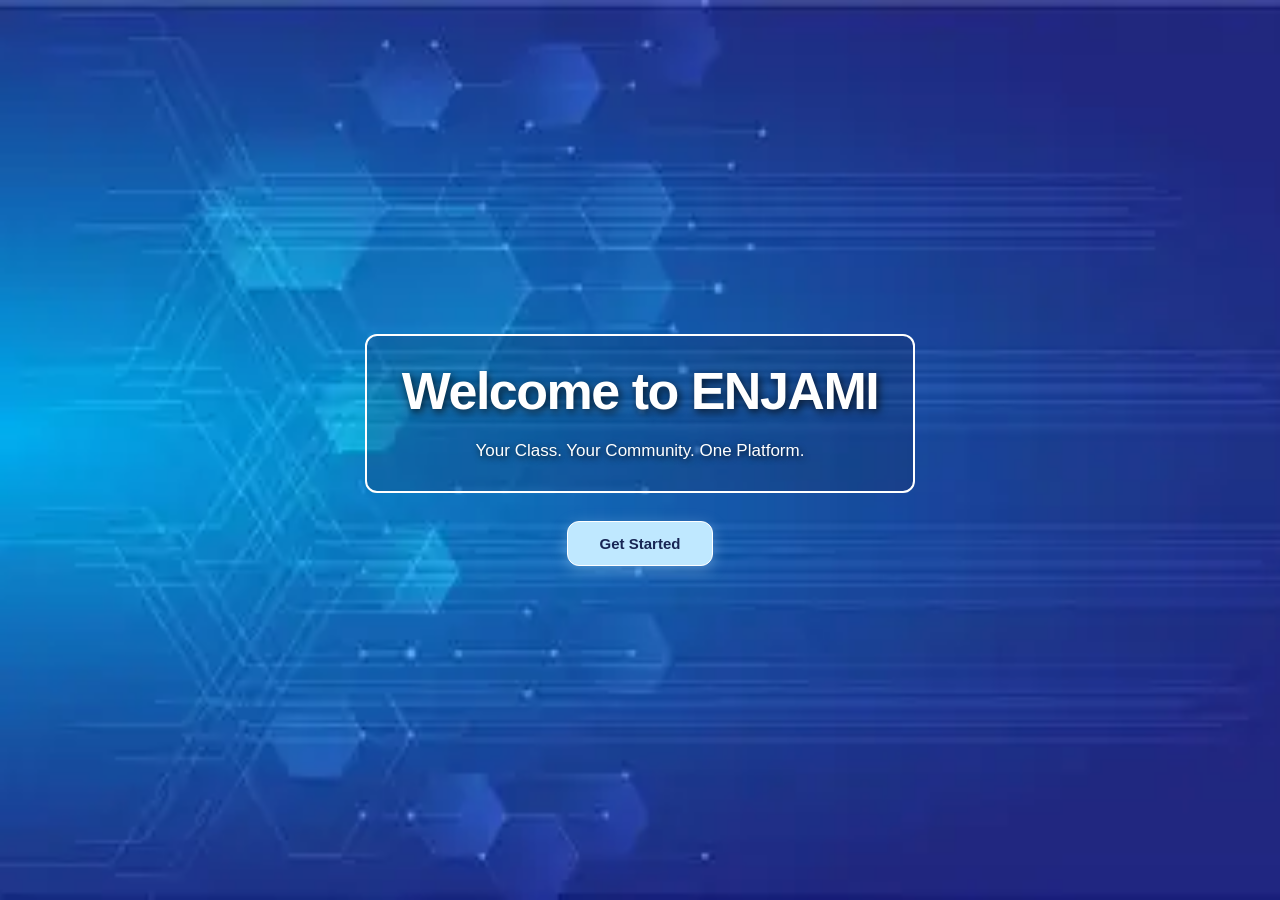
<file: index.html>
<!DOCTYPE html>

<html lang="en">
<head>
    <meta charset="UTF-8">
    <meta name="viewport" content="width=device-width, initial-scale=1.0">
    <title>ENJAMI | Student Management System</title>
    <link rel="stylesheet" href="style.css">
    <link rel="icon" type="image/webp" href="favicon.png">
</head>
<body>

<div class="welcome-box">
    <h1>Welcome to ENJAMI</h1>
    <p>Your Class. Your Community. One Platform.</p>
</div>

<a href="login.html" class="btn get-started">Get Started</a>

<script src="script.js"></script>


</body>
</html>
</file>
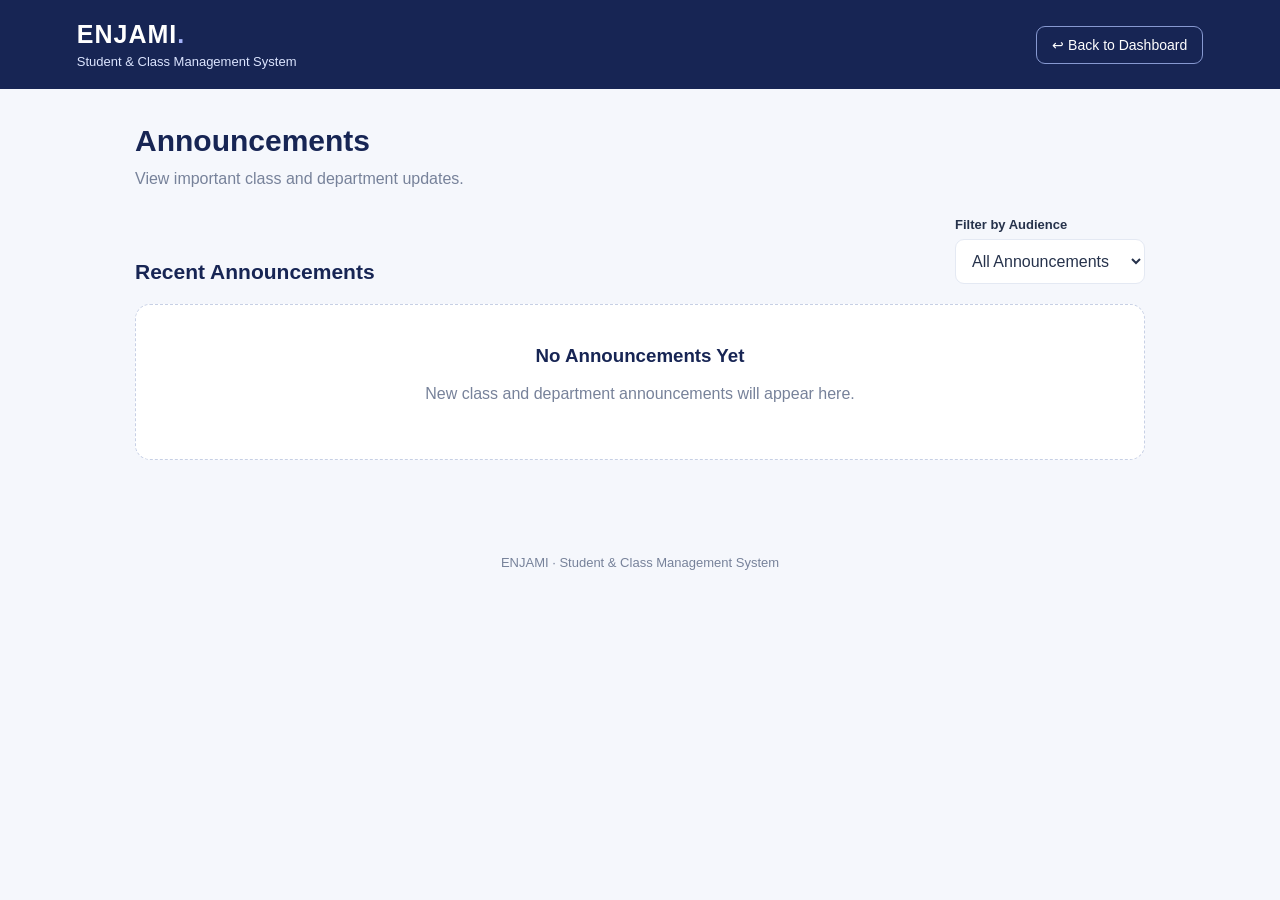
<file: announcements.html>
<!DOCTYPE html>
<html lang="en">
<head>
    <meta charset="UTF-8">
    <meta name="viewport" content="width=device-width, initial-scale=1.0">

    <title>Announcements | ENJAMI</title>

    <style>
        :root {
            --navy: #172554;
            --blue: #3156A6;
            --soft-blue: #E8EEFF;
            --lavender: #F0EDFF;
            --background: #F5F7FC;
            --white: #FFFFFF;
            --text: #26324B;
            --muted: #77829A;
            --border: #E4E9F3;
        }

        * {
            box-sizing: border-box;
        }

        body {
            margin: 0;
            font-family: Arial, Helvetica, sans-serif;
            background: var(--background);
            color: var(--text);
        }

        header {
            background: var(--navy);
            color: white;
            padding: 20px 6%;
            display: flex;
            align-items: center;
            justify-content: space-between;
            gap: 16px;
            flex-wrap: wrap;
        }

        .brand {
            font-size: 25px;
            font-weight: 800;
            letter-spacing: 1px;
        }

        .brand span {
            color: #A5B4FC;
        }

        header p {
            margin: 5px 0 0;
            color: #DCE5FF;
            font-size: 13px;
        }

        .back-link {
            color: white;
            text-decoration: none;
            border: 1px solid #8799D1;
            padding: 10px 15px;
            border-radius: 9px;
            font-size: 14px;
        }

        .back-link:hover {
            background: var(--blue);
        }

        main {
            max-width: 1050px;
            margin: 35px auto;
            padding: 0 20px 40px;
        }

        .page-heading {
            margin-bottom: 25px;
        }

        .page-heading h1 {
            color: var(--navy);
            font-size: 30px;
            margin: 0 0 8px;
        }

        .page-heading p {
            color: var(--muted);
            margin: 0;
            line-height: 1.6;
        }

        .panel {
            background: white;
            border: 1px solid var(--border);
            border-radius: 15px;
            padding: 24px;
            margin-bottom: 25px;
        }

        .panel h2,
        .section-heading {
            color: var(--navy);
            font-size: 21px;
            margin: 0 0 20px;
        }

        .form-group {
            margin-bottom: 17px;
        }

        .form-group label {
            display: block;
            margin-bottom: 8px;
            font-size: 14px;
            font-weight: 600;
        }

        input,
        textarea,
        select {
            width: 100%;
            padding: 12px;
            border: 1px solid var(--border);
            border-radius: 9px;
            font: inherit;
            color: var(--text);
            background: white;
        }

        input:focus,
        textarea:focus,
        select:focus {
            outline: 2px solid #A5B4FC;
            border-color: var(--blue);
        }

        textarea {
            min-height: 120px;
            resize: vertical;
        }

        .toolbar {
            display: flex;
            justify-content: space-between;
            align-items: end;
            gap: 15px;
            flex-wrap: wrap;
            margin-bottom: 20px;
        }

        .filter-control {
            min-width: 190px;
        }

        .filter-control label {
            display: block;
            margin-bottom: 7px;
            font-size: 13px;
            font-weight: 600;
        }

        .form-actions {
            display: flex;
            gap: 10px;
            flex-wrap: wrap;
        }

        button {
            border: none;
            border-radius: 9px;
            padding: 12px 18px;
            font: inherit;
            font-weight: 700;
            cursor: pointer;
            min-height: 44px;
        }

        .primary-btn {
            background: var(--blue);
            color: white;
        }

        .primary-btn:hover {
            background: var(--navy);
        }

        .secondary-btn {
            background: var(--soft-blue);
            color: var(--blue);
        }

        .delete-btn {
            background: #FEECEC;
            color: #B42318;
            font-size: 12px;
            padding: 8px 11px;
            min-height: 36px;
        }

        .notice {
            font-size: 14px;
            line-height: 1.5;
        }

        .success {
            color: #167647;
        }

        .error {
            color: #B42318;
        }

        .announcement-list {
            display: grid;
            gap: 16px;
        }

        .announcement {
            background: white;
            border: 1px solid var(--border);
            border-radius: 15px;
            padding: 22px;
            box-shadow: 0 5px 18px rgba(23, 37, 84, 0.04);
        }

        .announcement-top {
            display: flex;
            align-items: flex-start;
            justify-content: space-between;
            gap: 12px;
            flex-wrap: wrap;
        }

        .announcement h3 {
            color: var(--navy);
            font-size: 19px;
            margin: 0 0 10px;
            overflow-wrap: anywhere;
        }

        .announcement-message {
            line-height: 1.7;
            white-space: pre-wrap;
            overflow-wrap: anywhere;
            margin: 10px 0;
        }

        .meta {
            color: var(--muted);
            font-size: 13px;
            line-height: 1.6;
        }

        .badge {
            display: inline-block;
            padding: 6px 10px;
            border-radius: 20px;
            font-size: 12px;
            font-weight: 700;
            background: var(--soft-blue);
            color: var(--blue);
            white-space: nowrap;
        }

        .badge.department {
            background: var(--lavender);
            color: #6550A4;
        }

        .announcement-actions {
            margin-top: 15px;
        }

        .empty-state {
            background: white;
            border: 1px dashed #C7D0E5;
            border-radius: 15px;
            padding: 40px 20px;
            text-align: center;
            color: var(--muted);
        }

        .empty-state h3 {
            color: var(--navy);
            margin-top: 0;
        }

        footer {
            text-align: center;
            color: var(--muted);
            padding: 20px;
            font-size: 13px;
        }

        [hidden] {
            display: none !important;
        }

        @media (max-width: 600px) {
            header {
                padding: 18px 5%;
            }

            main {
                margin-top: 25px;
                padding: 0 15px 30px;
            }

            .page-heading h1 {
                font-size: 25px;
            }

            .panel,
            .announcement {
                padding: 18px;
            }

            .filter-control {
                width: 100%;
            }
        }
    </style>
</head>

<body>

<header>
    <div>
        <div class="brand">ENJAMI<span>.</span></div>
        <p>Student &amp; Class Management System</p>
    </div>

    <a class="back-link" id="backLink" href="dashboard.html">
        ↩ Back to Dashboard
    </a>
</header>

<main>
    <section class="page-heading">
        <h1>Announcements</h1>
        <p id="roleDescription">
            Stay informed about important class and department updates.
        </p>
    </section>

    <!-- Publishing form: visible for Teacher and HOD -->
    <section class="panel" id="createPanel" hidden>
        <h2>Post an Announcement</h2>

        <form id="announcementForm">
            <div class="form-group">
                <label for="announcementTitle">Announcement Title</label>
                <input
                    id="announcementTitle"
                    type="text"
                    maxlength="100"
                    placeholder="e.g. Internal Assessment Schedule"
                    required
                >
            </div>

            <div class="form-group">
                <label for="announcementBody">Message</label>
                <textarea
                    id="announcementBody"
                    maxlength="2000"
                    placeholder="Write your announcement here..."
                    required
                ></textarea>
            </div>

            <div class="form-group">
                <label for="announcementAudience">Audience</label>
                <select id="announcementAudience">
                    <option value="class">Class</option>
                    <option value="department">Department</option>
                </select>
            </div>

            <p id="formMessage" class="notice" aria-live="polite"></p>

            <div class="form-actions">
                <button class="primary-btn" type="submit">
                    Publish Announcement
                </button>

                <button class="secondary-btn" type="reset">
                    Clear Form
                </button>
            </div>
        </form>
    </section>

    <section>
        <div class="toolbar">
            <h2 class="section-heading" style="margin-bottom: 0;">
                Recent Announcements
            </h2>

            <div class="filter-control">
                <label for="audienceFilter">Filter by Audience</label>
                <select id="audienceFilter">
                    <option value="all">All Announcements</option>
                    <option value="class">Class</option>
                    <option value="department">Department</option>
                </select>
            </div>
        </div>

        <div
            id="announcementList"
            class="announcement-list"
            aria-live="polite"
        ></div>
    </section>
</main>

<footer>
    ENJAMI · Student &amp; Class Management System
</footer>

<script>
(function () {
    "use strict";

    const STORAGE_KEY = "enjamiAnnouncementsV1";

    const dashboards = {
        student: "dashboard.html",
        cr: "cr-dashboard.html",
        teacher: "teacher-dashboard.html",
        hod: "hod-dashboard.html"
    };

    const roleNames = {
        student: "Student",
        cr: "Class Representative",
        teacher: "Teacher",
        hod: "HOD"
    };

    const params = new URLSearchParams(window.location.search);
    const requestedRole = (params.get("role") || "").toLowerCase();

    /*
      The role parameter is used only to customize the interface.
      It is NOT authentication or secure permission enforcement.
    */
    const role = Object.prototype.hasOwnProperty.call(
        dashboards,
        requestedRole
    ) ? requestedRole : "student";

    const canPublish = role === "teacher" || role === "hod";

    const createPanel = document.getElementById("createPanel");
    const form = document.getElementById("announcementForm");
    const titleInput = document.getElementById("announcementTitle");
    const bodyInput = document.getElementById("announcementBody");
    const audienceInput = document.getElementById("announcementAudience");
    const formMessage = document.getElementById("formMessage");
    const list = document.getElementById("announcementList");
    const filter = document.getElementById("audienceFilter");
    const backLink = document.getElementById("backLink");

    backLink.href = dashboards[role];

    document.getElementById("roleDescription").textContent =
        role === "student"
            ? "View important class and department updates."
            : role === "cr"
                ? "Keep up with important class notices and updates."
                : role === "teacher"
                    ? "Publish and manage class announcements."
                    : "Publish and manage department announcements.";

    createPanel.hidden = !canPublish;

    if (role === "teacher") {
        audienceInput.value = "class";

        const departmentOption = audienceInput.querySelector(
            'option[value="department"]'
        );

        departmentOption.disabled = true;
    }

    if (role === "hod") {
        audienceInput.value = "department";
    }

    function readAnnouncements() {
        try {
            const saved = localStorage.getItem(STORAGE_KEY);
            const parsed = saved ? JSON.parse(saved) : [];

            if (!Array.isArray(parsed)) {
                return [];
            }

            return parsed.filter(function (item) {
                return item &&
                    typeof item.id === "string" &&
                    typeof item.title === "string" &&
                    typeof item.body === "string" &&
                    ["class", "department"].includes(item.audience) &&
                    Number.isFinite(item.createdAt);
            });
        } catch (error) {
            return [];
        }
    }

    let announcements = readAnnouncements();

    function saveAnnouncements() {
        try {
            localStorage.setItem(
                STORAGE_KEY,
                JSON.stringify(announcements)
            );

            return true;
        } catch (error) {
            return false;
        }
    }

    function formatDate(timestamp) {
        const date = new Date(timestamp);

        if (Number.isNaN(date.getTime())) {
            return "Date unavailable";
        }

        return date.toLocaleString([], {
            day: "numeric",
            month: "short",
            year: "numeric",
            hour: "2-digit",
            minute: "2-digit"
        });
    }

    function makeElement(tag, className, content) {
        const element = document.createElement(tag);

        if (className) {
            element.className = className;
        }

        element.textContent = content;

        return element;
    }

    function renderAnnouncements() {
        list.replaceChildren();

        const selectedAudience = filter.value;

        const visibleAnnouncements = announcements
            .filter(function (item) {
                return selectedAudience === "all" ||
                    item.audience === selectedAudience;
            })
            .sort(function (a, b) {
                return b.createdAt - a.createdAt;
            });

        if (visibleAnnouncements.length === 0) {
            const empty = document.createElement("div");
            empty.className = "empty-state";

            empty.appendChild(
                makeElement("h3", "", "No Announcements Yet")
            );

            empty.appendChild(
                makeElement(
                    "p",
                    "",
                    "New class and department announcements will appear here."
                )
            );

            list.appendChild(empty);
            return;
        }

        visibleAnnouncements.forEach(function (item) {
            const card = document.createElement("article");
            card.className = "announcement";

            const top = document.createElement("div");
            top.className = "announcement-top";

            top.appendChild(
                makeElement("h3", "", item.title)
            );

            top.appendChild(
                makeElement(
                    "span",
                    "badge" +
                        (item.audience === "department"
                            ? " department"
                            : ""),
                    item.audience === "department"
                        ? "Department"
                        : "Class"
                )
            );

            card.appendChild(top);

            card.appendChild(
                makeElement(
                    "p",
                    "announcement-message",
                    item.body
                )
            );

            card.appendChild(
                makeElement(
                    "div",
                    "meta",
                    "Posted by " + item.author +
                    " · " + formatDate(item.createdAt)
                )
            );

            if (canPublish) {
                const actions = document.createElement("div");
                actions.className = "announcement-actions";

                const deleteButton = makeElement(
                    "button",
                    "delete-btn",
                    "Delete Announcement"
                );

                deleteButton.type = "button";

                deleteButton.addEventListener("click", function () {
                    if (!window.confirm("Delete this announcement?")) {
                        return;
                    }

                    const previousAnnouncements = announcements;

                    announcements = announcements.filter(
                        function (entry) {
                            return entry.id !== item.id;
                        }
                    );

                    if (saveAnnouncements()) {
                        renderAnnouncements();
                    } else {
                        announcements = previousAnnouncements;

                        window.alert(
                            "Unable to save changes. Please check browser storage."
                        );
                    }
                });

                actions.appendChild(deleteButton);
                card.appendChild(actions);
            }

            list.appendChild(card);
        });
    }

    form.addEventListener("submit", function (event) {
        event.preventDefault();

        if (!canPublish) {
            return;
        }

        const title = titleInput.value.trim();
        const body = bodyInput.value.trim();
        const audience = audienceInput.value;

        if (!title || !body) {
            formMessage.textContent =
                "Please enter both a title and a message.";

            formMessage.className = "notice error";
            return;
        }

        if (role === "teacher" && audience !== "class") {
            formMessage.textContent =
                "Teachers can publish class announcements in this version.";

            formMessage.className = "notice error";
            return;
        }

        const announcement = {
            id: Date.now().toString() +
                Math.random().toString(16).slice(2),
            title: title,
            body: body,
            audience: audience,
            author: roleNames[role],
            createdAt: Date.now()
        };

        announcements.push(announcement);

        if (!saveAnnouncements()) {
            announcements.pop();

            formMessage.textContent =
                "Unable to save the announcement. Please check browser storage.";

            formMessage.className = "notice error";
            return;
        }

        form.reset();

        if (role === "teacher") {
            audienceInput.value = "class";
        } else if (role === "hod") {
            audienceInput.value = "department";
        }

        formMessage.textContent =
            "Announcement published successfully!";

        formMessage.className = "notice success";

        renderAnnouncements();
    });

    filter.addEventListener("change", renderAnnouncements);

    renderAnnouncements();
})();
</script>

</body>
</html>
</file>
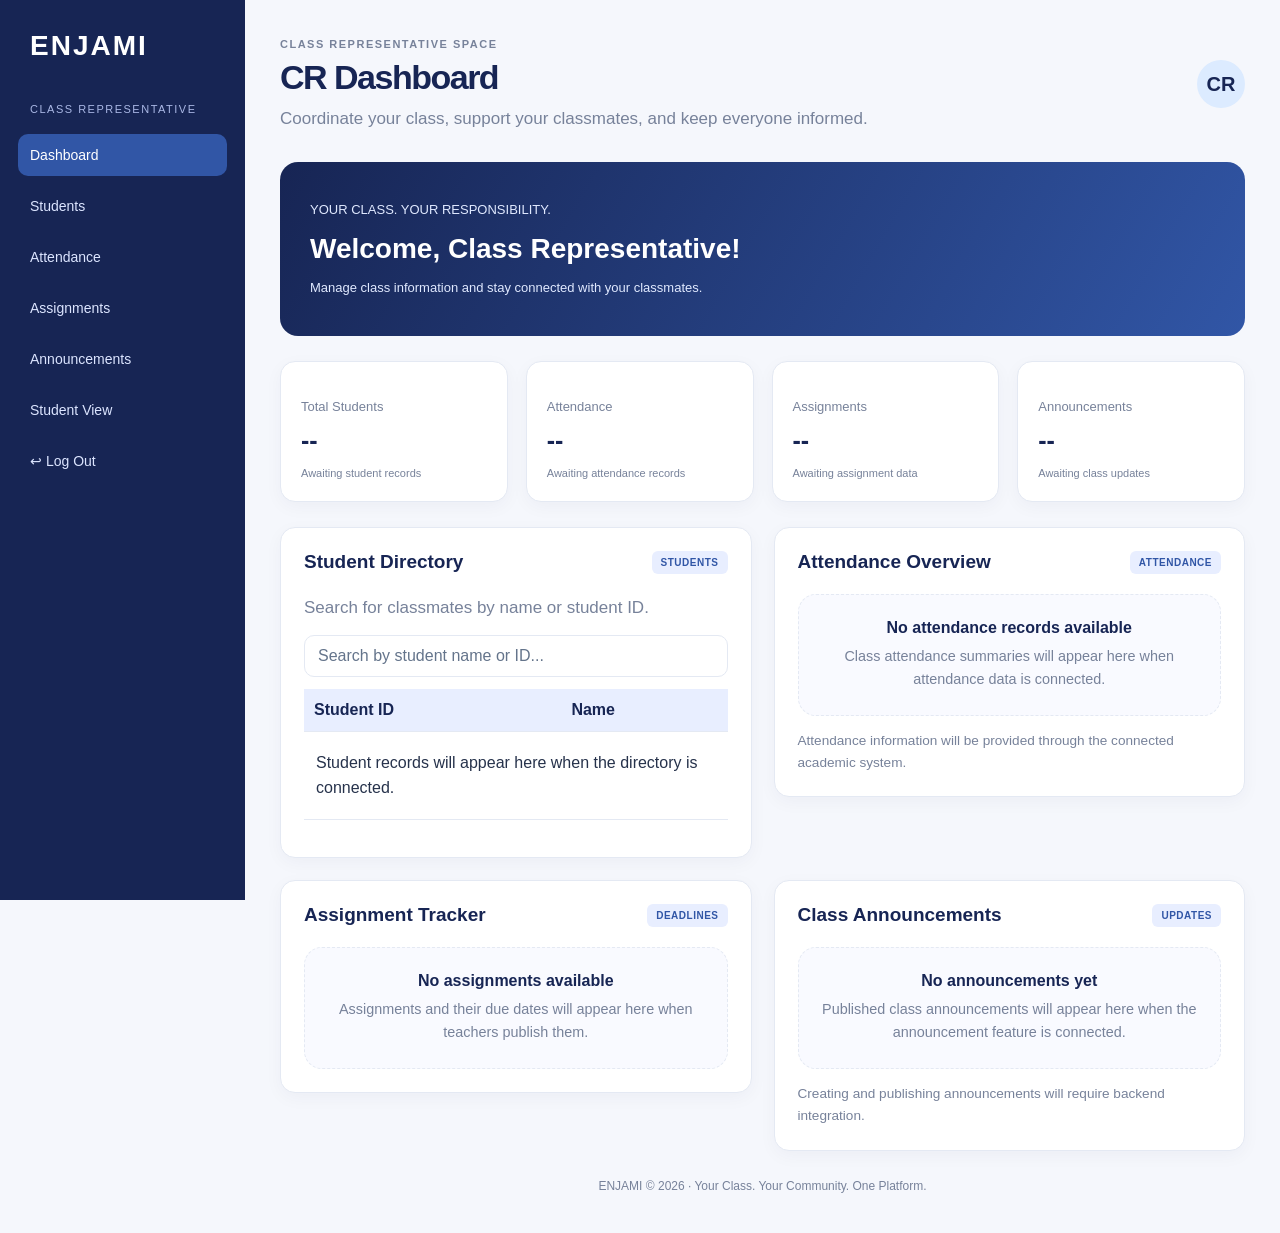
<file: cr-dashboard.html>
<!DOCTYPE html>

<html lang="en">
<head>
    <meta charset="UTF-8">
    <meta name="viewport" content="width=device-width, initial-scale=1.0">
    <meta name="theme-color" content="#172554">
    <title>CR Dashboard | ENJAMI</title>
    <link rel="icon" type="image/png" href="favicon.png">
    <link rel="stylesheet" href="style.css">
</head>

<body class="dashboard-page">

<aside class="sidebar">
    <h2 class="brand">ENJAMI</h2>
    <p class="sidebar-label">CLASS REPRESENTATIVE</p>

    <nav aria-label="CR navigation">
        <a href="cr-dashboard.html" class="nav-link active" aria-current="page">Dashboard</a>
        <a href="#students" class="nav-link">Students</a>
        <a href="#attendance" class="nav-link">Attendance</a>
        <a href="#assignments" class="nav-link">Assignments</a>
        <a href="#announcements" class="nav-link">Announcements</a>
        <a href="dashboard.html" class="nav-link">Student View</a>
        <a href="login.html" class="nav-link">↩ Log Out</a>
    </nav>
</aside>

<main class="dashboard-main">

    <header class="dashboard-header">
        <div>
            <p class="eyebrow">CLASS REPRESENTATIVE SPACE</p>
            <h1>CR Dashboard</h1>
            <p>Coordinate your class, support your classmates, and keep everyone informed.</p>
        </div>

        <div class="profile-badge" aria-label="Class Representative profile">CR</div>
    </header>

    <section class="welcome-banner">
        <div>
            <p>YOUR CLASS. YOUR RESPONSIBILITY.</p>
            <h2>Welcome, Class Representative!</h2>
            <p>Manage class information and stay connected with your classmates.</p>
        </div>
    </section>

    <section class="stats-grid" aria-label="Class overview">

        <article class="stat-card">
            <p>Total Students</p>
            <h2>--</h2>
            <small>Awaiting student records</small>
        </article>

        <article class="stat-card">
            <p>Attendance</p>
            <h2>--</h2>
            <small>Awaiting attendance records</small>
        </article>

        <article class="stat-card">
            <p>Assignments</p>
            <h2>--</h2>
            <small>Awaiting assignment data</small>
        </article>

        <article class="stat-card">
            <p>Announcements</p>
            <h2>--</h2>
            <small>Awaiting class updates</small>
        </article>

    </section>

    <div class="dashboard-columns">

        <section class="panel" id="students">
            <div class="panel-heading">
                <h2>Student Directory</h2>
                <span class="pill">STUDENTS</span>
            </div>

            <p>Search for classmates by name or student ID.</p>

            <input
                type="search"
                id="studentSearch"
                placeholder="Search by student name or ID..."
                aria-label="Search students"
            >

            <div class="table-wrapper">
                <table class="cr-student-table">
                    <thead>
                        <tr>
                            <th scope="col">Student ID</th>
                            <th scope="col">Name</th>
                        </tr>
                    </thead>
                    <tbody id="studentTable">
                        <tr>
                            <td colspan="2" class="empty-table-message">
                                Student records will appear here when the directory is connected.
                            </td>
                        </tr>
                    </tbody>
                </table>
            </div>

            <p id="studentSearchMessage" class="section-note" aria-live="polite"></p>
        </section>

        <section class="panel" id="attendance">
            <div class="panel-heading">
                <h2>Attendance Overview</h2>
                <span class="pill">ATTENDANCE</span>
            </div>

            <div class="empty-state">
                <h3>No attendance records available</h3>
                <p>Class attendance summaries will appear here when attendance data is connected.</p>
            </div>

            <p class="section-note">
                Attendance information will be provided through the connected academic system.
            </p>
        </section>

        <section class="panel" id="assignments">
            <div class="panel-heading">
                <h2>Assignment Tracker</h2>
                <span class="pill">DEADLINES</span>
            </div>

            <div class="empty-state">
                <h3>No assignments available</h3>
                <p>Assignments and their due dates will appear here when teachers publish them.</p>
            </div>
        </section>

        <section class="panel" id="announcements">
            <div class="panel-heading">
                <h2>Class Announcements</h2>
                <span class="pill">UPDATES</span>
            </div>

            <div class="empty-state">
                <h3>No announcements yet</h3>
                <p>Published class announcements will appear here when the announcement feature is connected.</p>
            </div>

            <p class="section-note">
                Creating and publishing announcements will require backend integration.
            </p>
        </section>

    </div>

    <footer class="dashboard-footer">
        ENJAMI © 2026 · Your Class. Your Community. One Platform.
    </footer>

</main>

<script src="script.js"></script>

<script>
    const studentSearch = document.getElementById("studentSearch");
    const studentSearchMessage = document.getElementById("studentSearchMessage");

    studentSearch.addEventListener("input", function () {
        studentSearchMessage.textContent = this.value.trim()
            ? "The student directory is not connected yet. Search will be available when student records are integrated."
            : "";
    });
</script>

<style>
    #studentSearch {
        box-sizing: border-box;
        width: 100%;
        padding: 11px 13px;
        margin: 12px 0;
        color: var(--text);
        background: var(--white);
        border: 1px solid var(--border);
        border-radius: 10px;
        font: inherit;
    }

    #studentSearch:focus {
        outline: 2px solid var(--blue);
        outline-offset: 2px;
    }

    .table-wrapper {
        width: 100%;
        overflow-x: auto;
    }

    .cr-student-table {
        width: 100%;
        border-collapse: collapse;
        text-align: left;
    }

    .cr-student-table th,
    .cr-student-table td {
        padding: 12px 10px;
        border-bottom: 1px solid var(--border);
        color: var(--text);
    }

    .cr-student-table th {
        color: var(--navy);
        background: var(--soft-blue);
    }

    .cr-student-table .empty-table-message {
        padding: 18px 12px;
        color: var(--muted);
        line-height: 1.6;
    }

    .section-note {
        margin-top: 14px;
        color: var(--muted);
        font-size: 0.85rem;
        line-height: 1.6;
    }

    .empty-state {
        padding: 24px 16px;
        text-align: center;
        border: 1px dashed var(--border);
        border-radius: var(--radius);
        background: rgba(232, 238, 255, 0.28);
    }

    .empty-state h3 {
        margin: 0 0 8px;
        color: var(--navy);
        font-size: 1rem;
    }

    .empty-state p {
        margin: 0;
        color: var(--muted);
        font-size: 0.9rem;
        line-height: 1.6;
        text-shadow: none;
    }
</style>

</body>
</html>
</file>
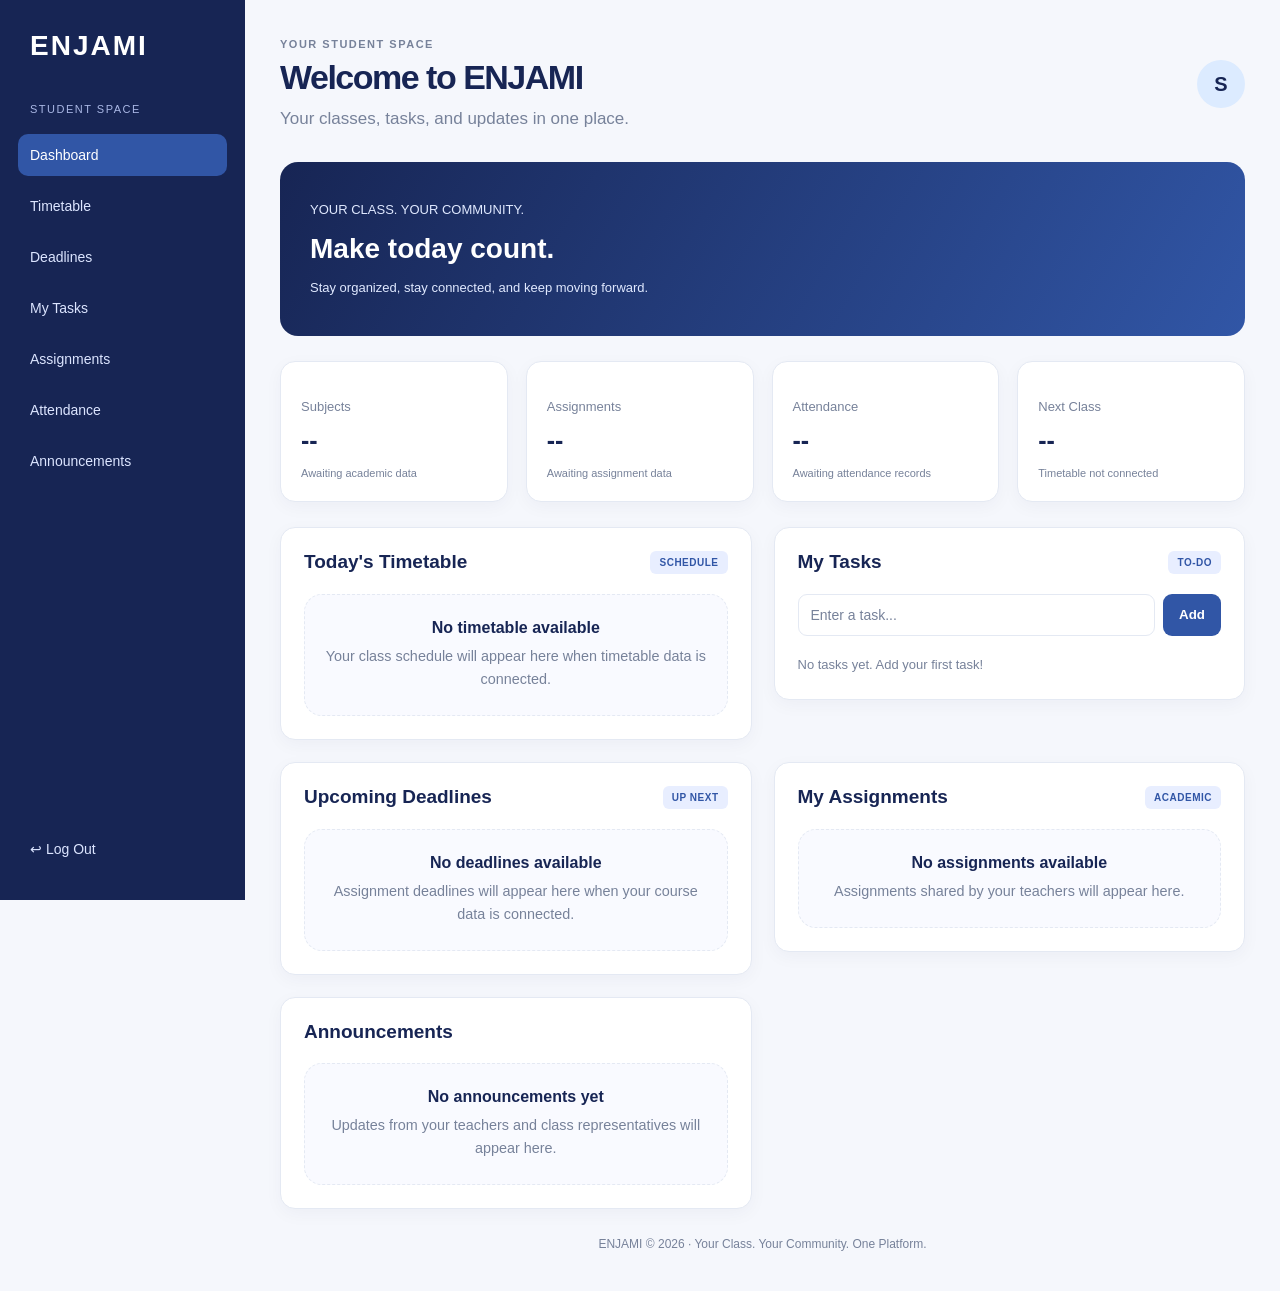
<file: dashboard.html>
<!DOCTYPE html>

<html lang="en">
<head>
    <meta charset="UTF-8">
    <meta name="viewport" content="width=device-width, initial-scale=1.0">
    <meta name="theme-color" content="#172554">
    <title>Student Dashboard | ENJAMI</title>
    <link rel="icon" type="image/png" href="favicon.png">
    <link rel="stylesheet" href="style.css">
</head>
<body class="dashboard-page">

<aside class="sidebar">
    <h2 class="brand">ENJAMI</h2>
    <p class="sidebar-label">STUDENT SPACE</p>

    <nav aria-label="Student navigation">
        <a class="nav-link active" href="dashboard.html" aria-current="page">Dashboard</a>
        <a class="nav-link" href="#timetable">Timetable</a>
        <a class="nav-link" href="#deadlines">Deadlines</a>
        <a class="nav-link" href="#my-tasks">My Tasks</a>
        <a class="nav-link" href="#assignments">Assignments</a>
        <a class="nav-link" href="#attendance">Attendance</a>
        <a class="nav-link" href="#announcements">Announcements</a>
    </nav>

    <a class="nav-link logout-link" href="login.html">↩ Log Out</a>
</aside>

<main class="dashboard-main">

    <header class="dashboard-header">
        <div>
            <p class="eyebrow">YOUR STUDENT SPACE</p>
            <h1>Welcome to ENJAMI</h1>
            <p>Your classes, tasks, and updates in one place.</p>
        </div>
        <div class="profile-badge" aria-label="Student profile">S</div>
    </header>

    <section class="welcome-banner">
        <div>
            <p>YOUR CLASS. YOUR COMMUNITY.</p>
            <h2>Make today count.</h2>
            <p>Stay organized, stay connected, and keep moving forward.</p>
        </div>
        <span class="banner-icon" aria-hidden="true"></span>
    </section>

    <section class="stats-grid" aria-label="Academic overview">

        <article class="stat-card">
            <span class="stat-icon" aria-hidden="true"></span>
            <p>Subjects</p>
            <h2>--</h2>
            <small>Awaiting academic data</small>
        </article>

        <article class="stat-card" id="assignments">
            <span class="stat-icon" aria-hidden="true"></span>
            <p>Assignments</p>
            <h2>--</h2>
            <small>Awaiting assignment data</small>
        </article>

        <article class="stat-card" id="attendance">
            <span class="stat-icon" aria-hidden="true"></span>
            <p>Attendance</p>
            <h2>--</h2>
            <small>Awaiting attendance records</small>
        </article>

        <article class="stat-card">
            <span class="stat-icon" aria-hidden="true"></span>
            <p>Next Class</p>
            <h2>--</h2>
            <small>Timetable not connected</small>
        </article>

    </section>

    <div class="dashboard-columns">

        <section class="panel" id="timetable">
            <div class="panel-heading">
                <h2>Today's Timetable</h2>
                <span class="pill">SCHEDULE</span>
            </div>

            <div class="empty-state">
                <h3>No timetable available</h3>
                <p>Your class schedule will appear here when timetable data is connected.</p>
            </div>
        </section>

        <section class="panel" id="my-tasks">
            <div class="panel-heading">
                <h2>My Tasks</h2>
                <span class="pill">TO-DO</span>
            </div>

            <form id="taskForm" class="task-form">
                <input
                    type="text"
                    id="taskInput"
                    placeholder="Enter a task..."
                    aria-label="New task"
                    maxlength="200"
                    required
                >
                <button type="submit">Add</button>
            </form>

            <ul id="taskList" class="task-list"></ul>

            <p id="taskEmpty">No tasks yet. Add your first task!</p>
        </section>

        <section class="panel" id="deadlines">
            <div class="panel-heading">
                <h2>Upcoming Deadlines</h2>
                <span class="pill">UP NEXT</span>
            </div>

            <div class="empty-state">
                <h3>No deadlines available</h3>
                <p>Assignment deadlines will appear here when your course data is connected.</p>
            </div>
        </section>

        <section class="panel">
            <div class="panel-heading">
                <h2>My Assignments</h2>
                <span class="pill">ACADEMIC</span>
            </div>

            <div class="empty-state">
                <h3>No assignments available</h3>
                <p>Assignments shared by your teachers will appear here.</p>
            </div>
        </section>

        <section class="panel" id="announcements">
            <div class="panel-heading">
                <h2>Announcements</h2>
                <span class="announcement-icon" aria-hidden="true"></span>
            </div>

            <div class="empty-state">
                <h3>No announcements yet</h3>
                <p>Updates from your teachers and class representatives will appear here.</p>
            </div>
        </section>

    </div>

    <footer class="dashboard-footer">
        ENJAMI © 2026 · Your Class. Your Community. One Platform.
    </footer>

</main>

<script src="script.js"></script>

<style>
    .empty-state {
        padding: 24px 16px;
        text-align: center;
        border: 1px dashed var(--border);
        border-radius: var(--radius);
        background: rgba(232, 238, 255, 0.28);
    }

    .empty-state h3 {
        margin: 0 0 8px;
        color: var(--navy);
        font-size: 1rem;
    }

    .empty-state p {
        margin: 0;
        color: var(--muted);
        font-size: 0.9rem;
        line-height: 1.6;
        text-shadow: none;
    }

    .empty-state h3,
    .empty-state p {
        overflow-wrap: anywhere;
    }
</style>


</body>
</html>
</file>
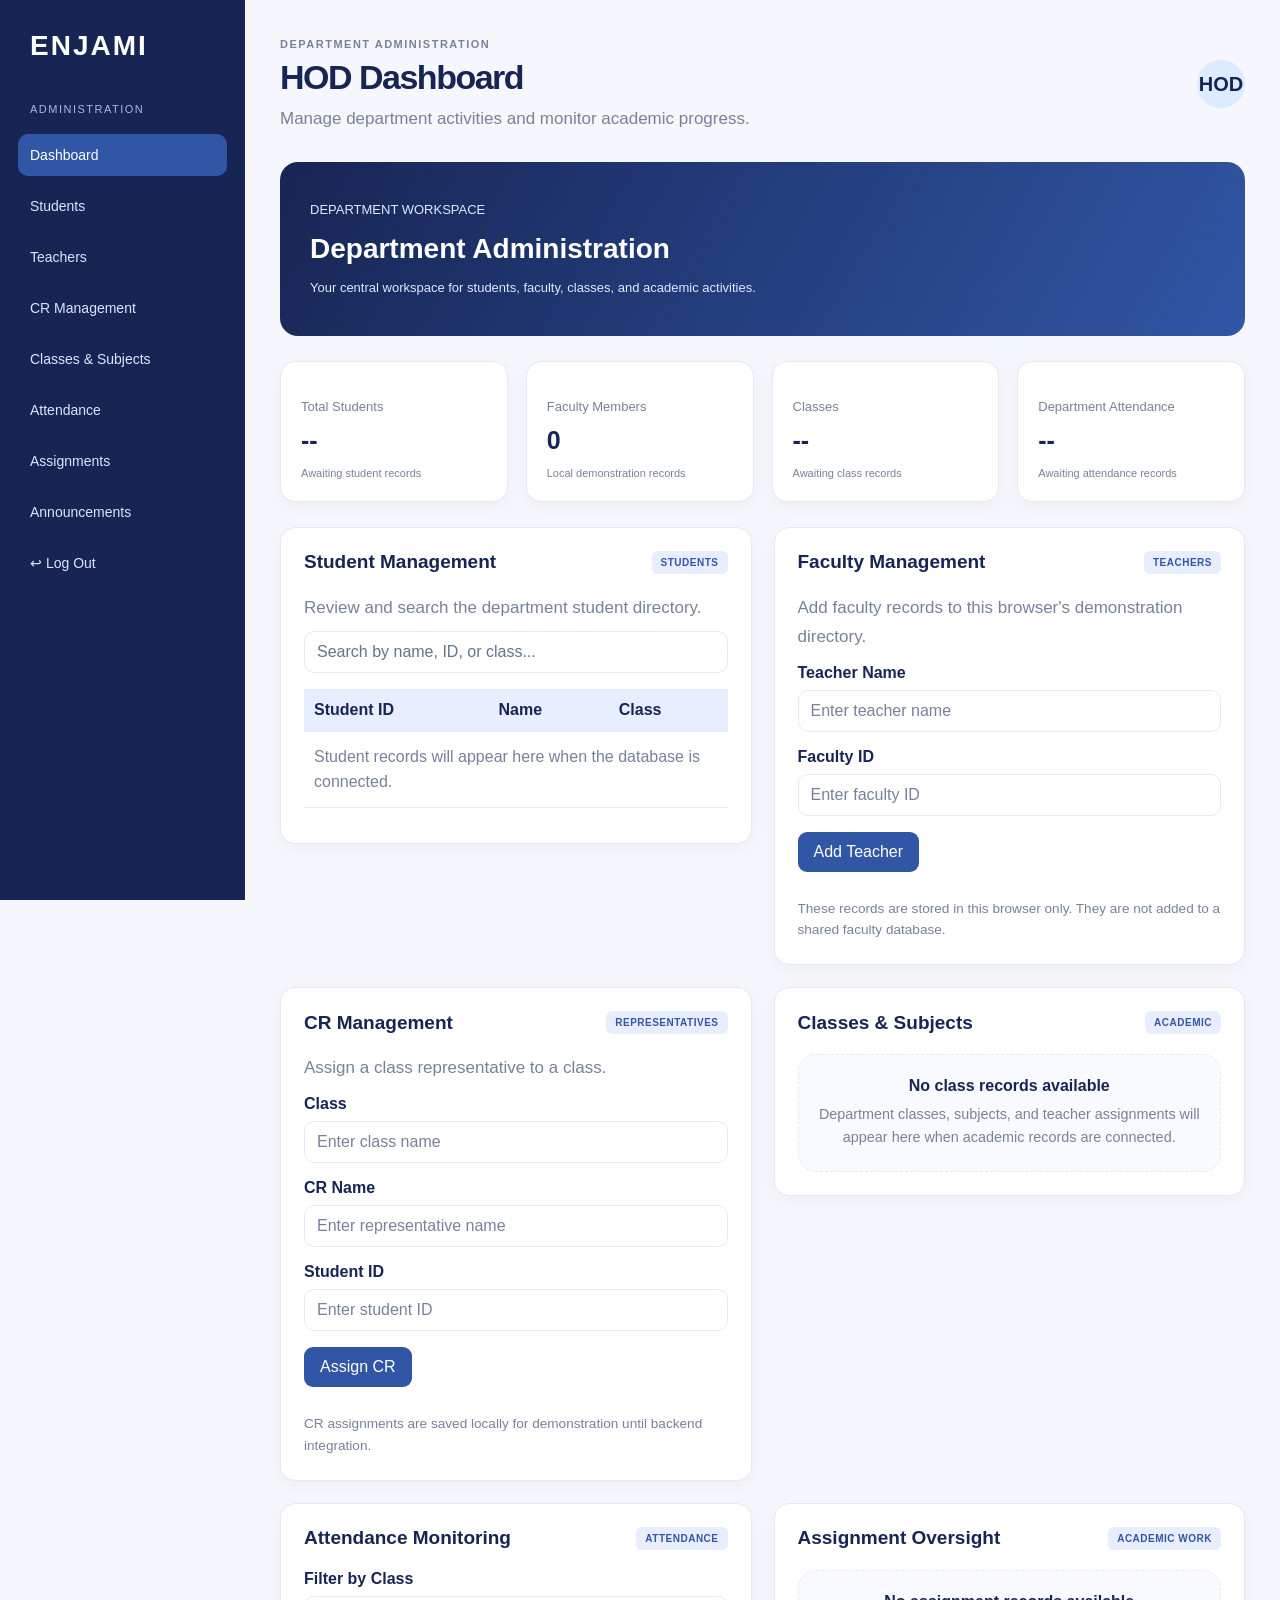
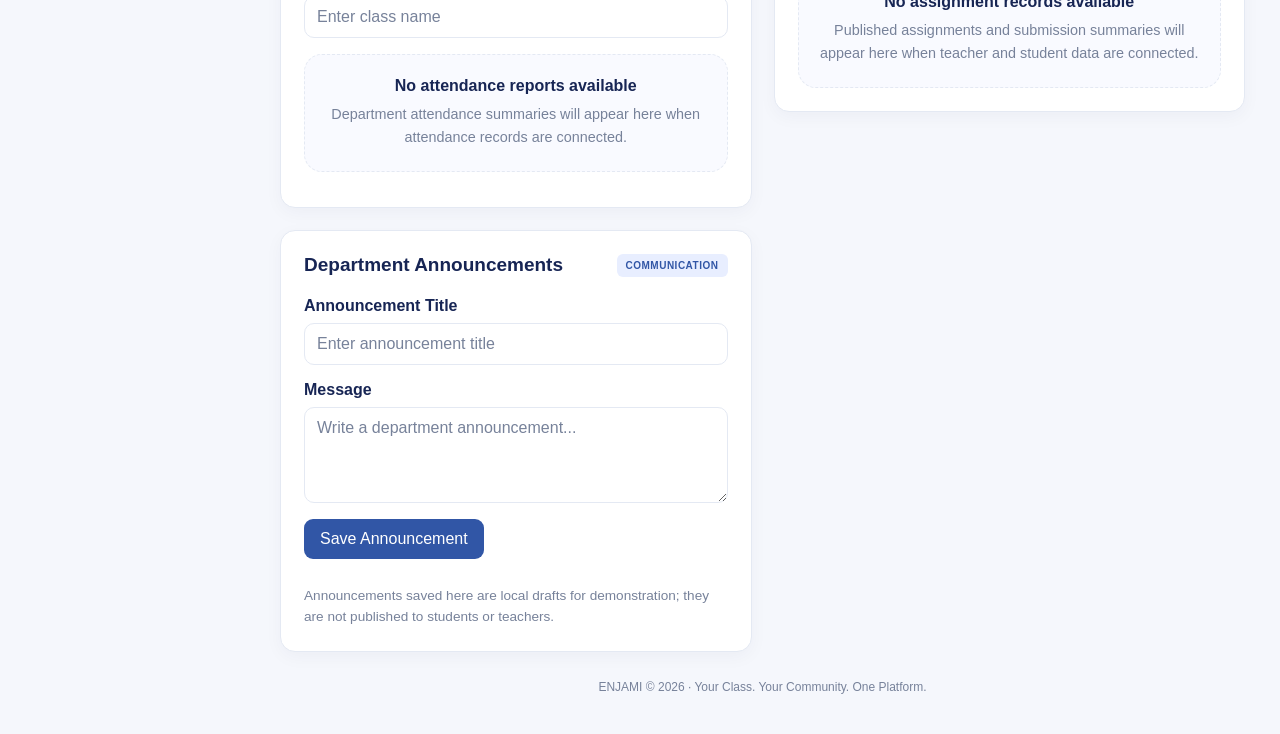
<file: hod-dashboard.html>
<!DOCTYPE html>

<html lang="en">
<head>
    <meta charset="UTF-8">
    <meta name="viewport" content="width=device-width, initial-scale=1.0">
    <meta name="theme-color" content="#172554">
    <title>HOD Dashboard | ENJAMI</title>
    <link rel="icon" type="image/png" href="favicon.png">
    <link rel="stylesheet" href="style.css">
</head>

<body class="dashboard-page">

<aside class="sidebar">
    <h2 class="brand">ENJAMI</h2>
    <p class="sidebar-label">ADMINISTRATION</p>

    <nav aria-label="HOD navigation">
        <a href="hod-dashboard.html" class="nav-link active" aria-current="page">Dashboard</a>
        <a href="#students" class="nav-link">Students</a>
        <a href="#teachers" class="nav-link">Teachers</a>
        <a href="#cr-management" class="nav-link">CR Management</a>
        <a href="#classes" class="nav-link">Classes &amp; Subjects</a>
        <a href="#attendance" class="nav-link">Attendance</a>
        <a href="#assignments" class="nav-link">Assignments</a>
        <a href="#announcements" class="nav-link">Announcements</a>
        <a href="login.html" class="nav-link">↩ Log Out</a>
    </nav>
</aside>

<main class="dashboard-main">

    <header class="dashboard-header">
        <div>
            <p class="eyebrow">DEPARTMENT ADMINISTRATION</p>
            <h1>HOD Dashboard</h1>
            <p>Manage department activities and monitor academic progress.</p>
        </div>
        <div class="profile-badge" aria-label="Head of Department profile">HOD</div>
    </header>

    <section class="welcome-banner">
        <div>
            <p>DEPARTMENT WORKSPACE</p>
            <h2>Department Administration</h2>
            <p>Your central workspace for students, faculty, classes, and academic activities.</p>
        </div>
    </section>

    <section class="stats-grid" aria-label="Department overview">

        <article class="stat-card">
            <p>Total Students</p>
            <h2>--</h2>
            <small>Awaiting student records</small>
        </article>

        <article class="stat-card">
            <p>Faculty Members</p>
            <h2 id="totalTeachers">0</h2>
            <small>Local demonstration records</small>
        </article>

        <article class="stat-card">
            <p>Classes</p>
            <h2>--</h2>
            <small>Awaiting class records</small>
        </article>

        <article class="stat-card">
            <p>Department Attendance</p>
            <h2>--</h2>
            <small>Awaiting attendance records</small>
        </article>

    </section>

    <div class="dashboard-columns">

        <section class="panel" id="students">
            <div class="panel-heading">
                <h2>Student Management</h2>
                <span class="pill">STUDENTS</span>
            </div>

            <p>Review and search the department student directory.</p>

            <input
                type="search"
                id="studentSearch"
                placeholder="Search by name, ID, or class..."
                aria-label="Search students"
            >

            <div class="table-wrapper">
                <table class="hod-table">
                    <thead>
                        <tr>
                            <th scope="col">Student ID</th>
                            <th scope="col">Name</th>
                            <th scope="col">Class</th>
                        </tr>
                    </thead>
                    <tbody id="studentTable">
                        <tr>
                            <td colspan="3" class="empty-table-message">
                                Student records will appear here when the database is connected.
                            </td>
                        </tr>
                    </tbody>
                </table>
            </div>

            <p id="studentMessage" class="section-note" role="status"></p>
        </section>

        <section class="panel" id="teachers">
            <div class="panel-heading">
                <h2>Faculty Management</h2>
                <span class="pill">TEACHERS</span>
            </div>

            <p>Add faculty records to this browser's demonstration directory.</p>

            <form id="teacherForm">
                <label for="teacherName">Teacher Name</label>
                <input
                    type="text"
                    id="teacherName"
                    placeholder="Enter teacher name"
                    maxlength="100"
                    required
                >

                <label for="teacherId">Faculty ID</label>
                <input
                    type="text"
                    id="teacherId"
                    placeholder="Enter faculty ID"
                    maxlength="30"
                    required
                >

                <button type="submit" class="theme-button">Add Teacher</button>
            </form>

            <p id="teacherMessage" class="section-note" role="status"></p>
            <div id="teacherList" class="record-list"></div>

            <p class="section-note">
                These records are stored in this browser only. They are not added to a shared faculty database.
            </p>
        </section>

        <section class="panel" id="cr-management">
            <div class="panel-heading">
                <h2>CR Management</h2>
                <span class="pill">REPRESENTATIVES</span>
            </div>

            <p>Assign a class representative to a class.</p>

            <form id="crForm">
                <label for="crClass">Class</label>
                <input
                    type="text"
                    id="crClass"
                    placeholder="Enter class name"
                    maxlength="50"
                    required
                >

                <label for="crName">CR Name</label>
                <input
                    type="text"
                    id="crName"
                    maxlength="100"
                    placeholder="Enter representative name"
                    required
                >

                <label for="crStudentId">Student ID</label>
                <input
                    type="text"
                    id="crStudentId"
                    maxlength="30"
                    placeholder="Enter student ID"
                    required
                >

                <button type="submit" class="theme-button">Assign CR</button>
            </form>

            <p id="crMessage" class="section-note" role="status"></p>
            <div id="crList" class="record-list"></div>

            <p class="section-note">
                CR assignments are saved locally for demonstration until backend integration.
            </p>
        </section>

        <section class="panel" id="classes">
            <div class="panel-heading">
                <h2>Classes &amp; Subjects</h2>
                <span class="pill">ACADEMIC</span>
            </div>

            <div class="empty-state">
                <h3>No class records available</h3>
                <p>Department classes, subjects, and teacher assignments will appear here when academic records are connected.</p>
            </div>
        </section>

        <section class="panel" id="attendance">
            <div class="panel-heading">
                <h2>Attendance Monitoring</h2>
                <span class="pill">ATTENDANCE</span>
            </div>

            <label for="attendanceClass">Filter by Class</label>
            <input
                type="text"
                id="attendanceClass"
                placeholder="Enter class name"
                maxlength="50"
            >

            <div class="empty-state">
                <h3>No attendance reports available</h3>
                <p>Department attendance summaries will appear here when attendance records are connected.</p>
            </div>

            <p id="attendanceMessage" class="section-note" role="status"></p>
        </section>

        <section class="panel" id="assignments">
            <div class="panel-heading">
                <h2>Assignment Oversight</h2>
                <span class="pill">ACADEMIC WORK</span>
            </div>

            <div class="empty-state">
                <h3>No assignment records available</h3>
                <p>Published assignments and submission summaries will appear here when teacher and student data are connected.</p>
            </div>
        </section>

        <section class="panel" id="announcements">
            <div class="panel-heading">
                <h2>Department Announcements</h2>
                <span class="pill">COMMUNICATION</span>
            </div>

            <form id="announcementForm">
                <label for="announcementTitle">Announcement Title</label>
                <input
                    type="text"
                    id="announcementTitle"
                    maxlength="120"
                    placeholder="Enter announcement title"
                    required
                >

                <label for="announcementBody">Message</label>
                <textarea
                    id="announcementBody"
                    rows="4"
                    maxlength="1000"
                    placeholder="Write a department announcement..."
                    required
                ></textarea>

                <button type="submit" class="theme-button">Save Announcement</button>
            </form>

            <p id="announcementMessage" class="section-note" role="status"></p>
            <div id="announcementList" class="record-list"></div>

            <p class="section-note">
                Announcements saved here are local drafts for demonstration; they are not published to students or teachers.
            </p>
        </section>

    </div>

    <footer class="dashboard-footer">
        ENJAMI © 2026 · Your Class. Your Community. One Platform.
    </footer>

</main>

<style>
    .table-wrapper {
        width: 100%;
        overflow-x: auto;
        margin-top: 14px;
    }

    .hod-table {
        width: 100%;
        border-collapse: collapse;
        text-align: left;
    }

    .hod-table th,
    .hod-table td {
        padding: 12px 10px;
        border-bottom: 1px solid var(--border);
        color: var(--text);
    }

    .hod-table th {
        color: var(--navy);
        background: var(--soft-blue);
    }

    .empty-table-message {
        color: var(--muted) !important;
        line-height: 1.6;
    }

    #studentSearch,
    #teacherForm input,
    #crForm input,
    #attendanceClass,
    #announcementForm input,
    #announcementForm textarea {
        display: block;
        box-sizing: border-box;
        width: 100%;
        margin: 8px 0 16px;
        padding: 11px 12px;
        border: 1px solid var(--border);
        border-radius: 10px;
        background: var(--white);
        color: var(--text);
        font: inherit;
    }

    #announcementForm textarea {
        resize: vertical;
    }

    #teacherForm label,
    #crForm label,
    #attendance label,
    #announcementForm label {
        display: block;
        margin-top: 12px;
        color: var(--navy);
        font-weight: 600;
    }

    .theme-button,
    .record-list button {
        padding: 10px 15px;
        border: 1px solid var(--blue);
        border-radius: 9px;
        background: var(--blue);
        color: var(--white);
        font: inherit;
        cursor: pointer;
    }

    .theme-button:hover,
    .record-list button:hover {
        filter: brightness(0.94);
    }

    .record-list {
        display: grid;
        gap: 12px;
        margin-top: 14px;
    }

    .record-card {
        display: flex;
        align-items: center;
        justify-content: space-between;
        gap: 12px;
        padding: 14px;
        border: 1px solid var(--border);
        border-radius: 12px;
        background: var(--white);
    }

    .record-card-content {
        min-width: 0;
        overflow-wrap: anywhere;
    }

    .record-card h3 {
        margin: 0 0 6px;
        color: var(--navy);
        font-size: 1rem;
    }

    .record-card p {
        margin: 4px 0;
        color: var(--muted);
        font-size: 0.9rem;
        text-shadow: none;
        line-height: 1.5;
    }

    .record-card button {
        flex-shrink: 0;
        background: var(--soft-blue);
        color: var(--navy);
        border-color: var(--border);
    }

    .empty-state {
        padding: 22px 16px;
        text-align: center;
        border: 1px dashed var(--border);
        border-radius: var(--radius);
        background: rgba(232, 238, 255, 0.28);
    }

    .empty-state h3 {
        margin: 0 0 8px;
        color: var(--navy);
        font-size: 1rem;
    }

    .empty-state p {
        margin: 0;
        color: var(--muted);
        font-size: 0.9rem;
        line-height: 1.6;
        text-shadow: none;
    }

    .section-note {
        margin-top: 12px;
        color: var(--muted);
        font-size: 0.85rem;
        line-height: 1.6;
        overflow-wrap: anywhere;
    }

    [hidden] {
        display: none !important;
    }
</style>

<script>
    (function () {
        const KEYS = {
            teachers: "enjamiHodTeachers",
            representatives: "enjamiHodCRs",
            announcements: "enjamiHodAnnouncements"
        };

        function readRecords(key) {
            try {
                const records = JSON.parse(localStorage.getItem(key) || "[]");
                return Array.isArray(records) ? records : [];
            } catch (error) {
                return [];
            }
        }

        function saveRecords(key, records) {
            try {
                localStorage.setItem(key, JSON.stringify(records));
                return true;
            } catch (error) {
                return false;
            }
        }

        function makeElement(tag, text, className) {
            const element = document.createElement(tag);
            element.textContent = text;
            if (className) element.className = className;
            return element;
        }

        function createRecordCard(title, details, onRemove) {
            const card = document.createElement("article");
            card.className = "record-card";

            const content = document.createElement("div");
            content.className = "record-card-content";

            content.appendChild(makeElement("h3", title));

            details.forEach(function (detail) {
                content.appendChild(makeElement("p", detail));
            });

            const removeButton = makeElement("button", "Delete");
            removeButton.type = "button";
            removeButton.addEventListener("click", onRemove);

            card.append(content, removeButton);
            return card;
        }

        function renderRecords(container, records, buildCard) {
            container.replaceChildren();

            records.forEach(function (record) {
                container.appendChild(buildCard(record));
            });
        }

        // Faculty management
        (function () {
            const form = document.getElementById("teacherForm");
            const nameInput = document.getElementById("teacherName");
            const idInput = document.getElementById("teacherId");
            const message = document.getElementById("teacherMessage");
            const list = document.getElementById("teacherList");
            const total = document.getElementById("totalTeachers");

            let teachers = readRecords(KEYS.teachers);

            function render() {
                total.textContent = String(teachers.length);

                renderRecords(list, teachers, function (teacher) {
                    return createRecordCard(
                        teacher.name,
                        ["Faculty ID: " + teacher.id],
                        function () {
                            const updated = teachers.filter(function (item) {
                                return item.recordId !== teacher.recordId;
                            });

                            if (!saveRecords(KEYS.teachers, updated)) {
                                message.textContent = "Unable to save changes in browser storage.";
                                return;
                            }

                            teachers = updated;
                            render();
                            message.textContent = "Faculty record removed from this browser.";
                        }
                    );
                });
            }

            form.addEventListener("submit", function (event) {
                event.preventDefault();

                const name = nameInput.value.trim();
                const id = idInput.value.trim();

                if (!name || !id) {
                    message.textContent = "Please complete both fields.";
                    return;
                }

                if (teachers.some(function (teacher) {
                    return teacher.id.toLowerCase() === id.toLowerCase();
                })) {
                    message.textContent = "That faculty ID already exists in this local list.";
                    return;
                }

                const updated = teachers.concat({
                    recordId: Date.now() + "-" + Math.random(),
                    name: name,
                    id: id
                });

                if (!saveRecords(KEYS.teachers, updated)) {
                    message.textContent = "Unable to save. Check browser storage.";
                    return;
                }

                teachers = updated;
                form.reset();
                render();
                message.textContent = "Faculty record saved locally.";
            });

            render();
        })();

        // Class representative management
        (function () {
            const form = document.getElementById("crForm");
            const classInput = document.getElementById("crClass");
            const nameInput = document.getElementById("crName");
            const idInput = document.getElementById("crStudentId");
            const message = document.getElementById("crMessage");
            const list = document.getElementById("crList");

            let representatives = readRecords(KEYS.representatives);

            function render() {
                renderRecords(list, representatives, function (representative) {
                    return createRecordCard(
                        representative.className,
                        [
                            "CR: " + representative.name,
                            "Student ID: " + representative.studentId
                        ],
                        function () {
                            const updated = representatives.filter(function (item) {
                                return item.recordId !== representative.recordId;
                            });

                            if (!saveRecords(KEYS.representatives, updated)) {
                                message.textContent = "Unable to save changes.";
                                return;
                            }

                            representatives = updated;
                            render();
                            message.textContent = "CR assignment removed.";
                        }
                    );
                });
            }

            form.addEventListener("submit", function (event) {
                event.preventDefault();

                const className = classInput.value.trim();
                const name = nameInput.value.trim();
                const studentId = idInput.value.trim();

                if (!className || !name || !studentId) {
                    message.textContent = "Please complete all fields.";
                    return;
                }

                const updated = representatives.filter(function (item) {
                    return item.className.toLowerCase() !== className.toLowerCase();
                });

                updated.push({
                    recordId: Date.now() + "-" + Math.random(),
                    className: className,
                    name: name,
                    studentId: studentId
                });

                if (!saveRecords(KEYS.representatives, updated)) {
                    message.textContent = "Unable to save. Check browser storage.";
                    return;
                }

                representatives = updated;
                form.reset();
                render();
                message.textContent = "CR assignment saved locally.";
            });

            render();
        })();

        // Department announcements
        (function () {
            const form = document.getElementById("announcementForm");
            const titleInput = document.getElementById("announcementTitle");
            const bodyInput = document.getElementById("announcementBody");
            const message = document.getElementById("announcementMessage");
            const list = document.getElementById("announcementList");

            let announcements = readRecords(KEYS.announcements);

            function render() {
                renderRecords(list, announcements, function (announcement) {
                    return createRecordCard(
                        announcement.title,
                        [
                            announcement.body,
                            "Saved locally · " + announcement.date
                        ],
                        function () {
                            const updated = announcements.filter(function (item) {
                                return item.recordId !== announcement.recordId;
                            });

                            if (!saveRecords(KEYS.announcements, updated)) {
                                message.textContent = "Unable to save changes.";
                                return;
                            }

                            announcements = updated;
                            render();
                            message.textContent = "Announcement removed from this browser.";
                        }
                    );
                });
            }

            form.addEventListener("submit", function (event) {
                event.preventDefault();

                const title = titleInput.value.trim();
                const body = bodyInput.value.trim();

                if (!title || !body) {
                    message.textContent = "Please enter a title and message.";
                    return;
                }

                const updated = [{
                    recordId: Date.now() + "-" + Math.random(),
                    title: title,
                    body: body,
                    date: new Date().toLocaleDateString()
                }].concat(announcements);

                if (!saveRecords(KEYS.announcements, updated)) {
                    message.textContent = "Unable to save. Check browser storage.";
                    return;
                }

                announcements = updated;
                form.reset();
                render();
                message.textContent = "Announcement saved locally. It has not been published.";
            });

            render();
        })();

        // Student search placeholder
        const studentSearch = document.getElementById("studentSearch");
        const studentMessage = document.getElementById("studentMessage");

        studentSearch.addEventListener("input", function () {
            studentMessage.textContent = this.value.trim()
                ? "Student records are not connected yet. Search will be available after integration."
                : "";
        });

        // Attendance filter placeholder
        const attendanceClass = document.getElementById("attendanceClass");
        const attendanceMessage = document.getElementById("attendanceMessage");

        attendanceClass.addEventListener("input", function () {
            attendanceMessage.textContent = this.value.trim()
                ? "Attendance data for " + this.value.trim() + " is not connected yet."
                : "";
        });
    })();
</script>


</body>
</html>
</file>
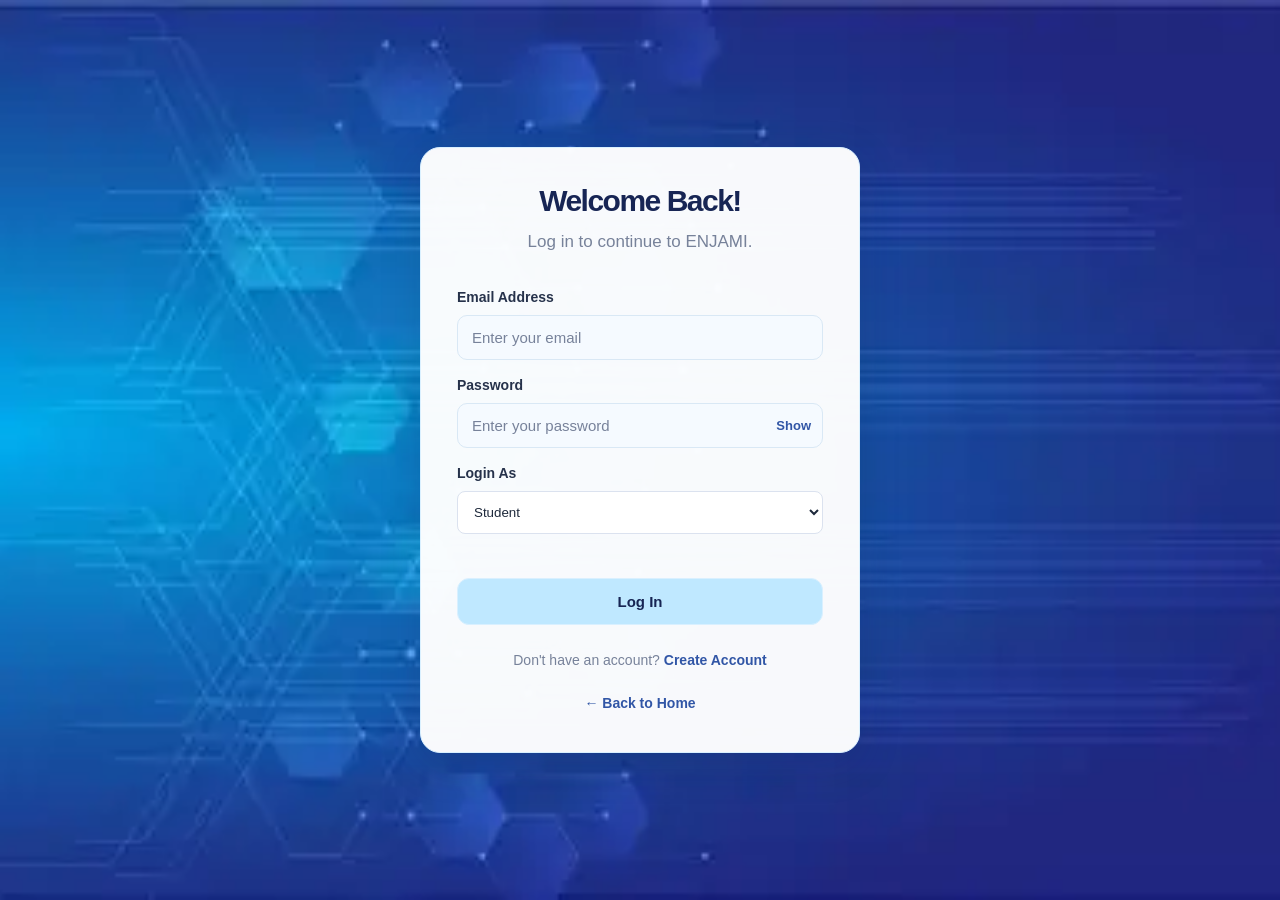
<file: login.html>
<!DOCTYPE html>

<html lang="en">
<head>
    <meta charset="UTF-8">
    <meta name="viewport" content="width=device-width, initial-scale=1.0">
    <title>Login | ENJAMI</title>
    <link rel="icon" type="image/png" href="favicon.png">
    <link rel="stylesheet" href="style.css">
</head>

<body>


<main class="auth-box">

    <h1>Welcome Back!</h1>
    <p class="auth-description">Log in to continue to ENJAMI.</p>

    <form id="loginForm">

        <label for="email">Email Address</label>
        <input
            type="email"
            id="email"
            placeholder="Enter your email"
            autocomplete="username"
            required
        >

        <label for="password">Password</label>

        <div class="password-wrapper">
            <input
                type="password"
                id="password"
                placeholder="Enter your password"
                autocomplete="current-password"
                required
            >
            <button
                type="button"
                class="password-toggle"
                data-target="password"
            >Show</button>
        </div>

        <label for="userRole">Login As</label>

        <select
            id="userRole"
            required
            style="width:100%;padding:12px;margin-bottom:16px;border:1px solid #dbe2ef;border-radius:8px;background:#fff;color:#1e293b;"
        >
            <option value="student">Student</option>
            <option value="cr">Class Representative (CR)</option>
            <option value="teacher">Teacher</option>
            <option value="hod">HOD / Coordinator</option>
        </select>

        <button type="submit" class="auth-button">Log In</button>

        <p id="loginMessage" class="form-message" aria-live="polite"></p>

    </form>

    <p class="auth-switch">
        Don't have an account? <a href="signup.html">Create Account</a>
    </p>

    <p class="back-home">
        <a href="index.html">← Back to Home</a>
    </p>

</main>

<script src="script.js"></script>

</body>
</html>
</file>
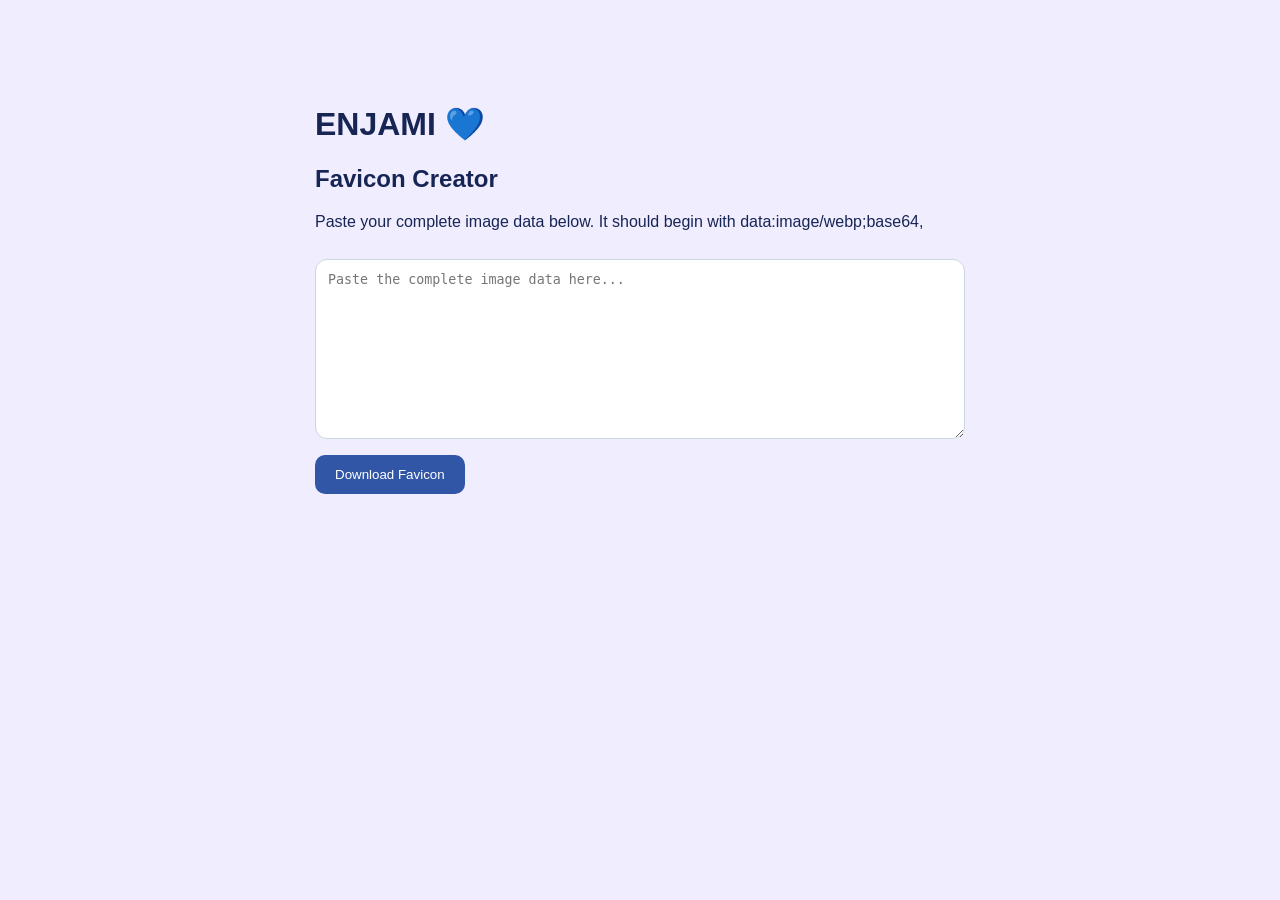
<file: make-favicon.html>
<!DOCTYPE html>
<html lang="en">
<head>
    <meta charset="UTF-8">
    <meta name="viewport" content="width=device-width, initial-scale=1.0">
    <title>ENJAMI Favicon Creator</title>
    <style>
        body {
            font-family: Arial, sans-serif;
            background: #F0EDFF;
            color: #172554;
            max-width: 650px;
            margin: 60px auto;
            padding: 24px;
        }

        textarea {
            width: 100%;
            height: 180px;
            padding: 12px;
            box-sizing: border-box;
            border: 1px solid #CBD5E1;
            border-radius: 12px;
            margin: 12px 0;
        }

        button {
            background: #3156A6;
            color: white;
            padding: 12px 20px;
            border: none;
            border-radius: 10px;
            cursor: pointer;
        }

        #message {
            margin-top: 16px;
        }
    </style>
</head>
<body>
    <h1>ENJAMI 💙</h1>
    <h2>Favicon Creator</h2>
    <p>Paste your complete image data below. It should begin with
       data:image/webp;base64,</p>

    <textarea id="imageData"
        placeholder="Paste the complete image data here..."></textarea>

    <button onclick="downloadFavicon()">Download Favicon</button>

    <p id="message"></p>

    <script>
        function downloadFavicon() {
            const input = document.getElementById("imageData").value.trim();
            const message = document.getElementById("message");

            try {
                const match = input.match(
                    /^data:image\/webp;base64,([A-Za-z0-9+/=\s]+)$/
                );

                if (!match) {
                    throw new Error("Please paste the complete WebP image data.");
                }

                const binary = atob(match[1].replace(/\s/g, ""));
                const bytes = new Uint8Array(binary.length);

                for (let i = 0; i < binary.length; i++) {
                    bytes[i] = binary.charCodeAt(i);
                }

                const blob = new Blob([bytes], { type: "image/webp" });
                const url = URL.createObjectURL(blob);
                const link = document.createElement("a");

                link.href = url;
                link.download = "favicon.webp";
                link.click();

                setTimeout(() => URL.revokeObjectURL(url), 1000);
                message.textContent =
                    "Your favicon download should have started! 💙";
            } catch (error) {
                message.textContent = error.message;
            }
        }
    </script>
</body>
</html>
</file>
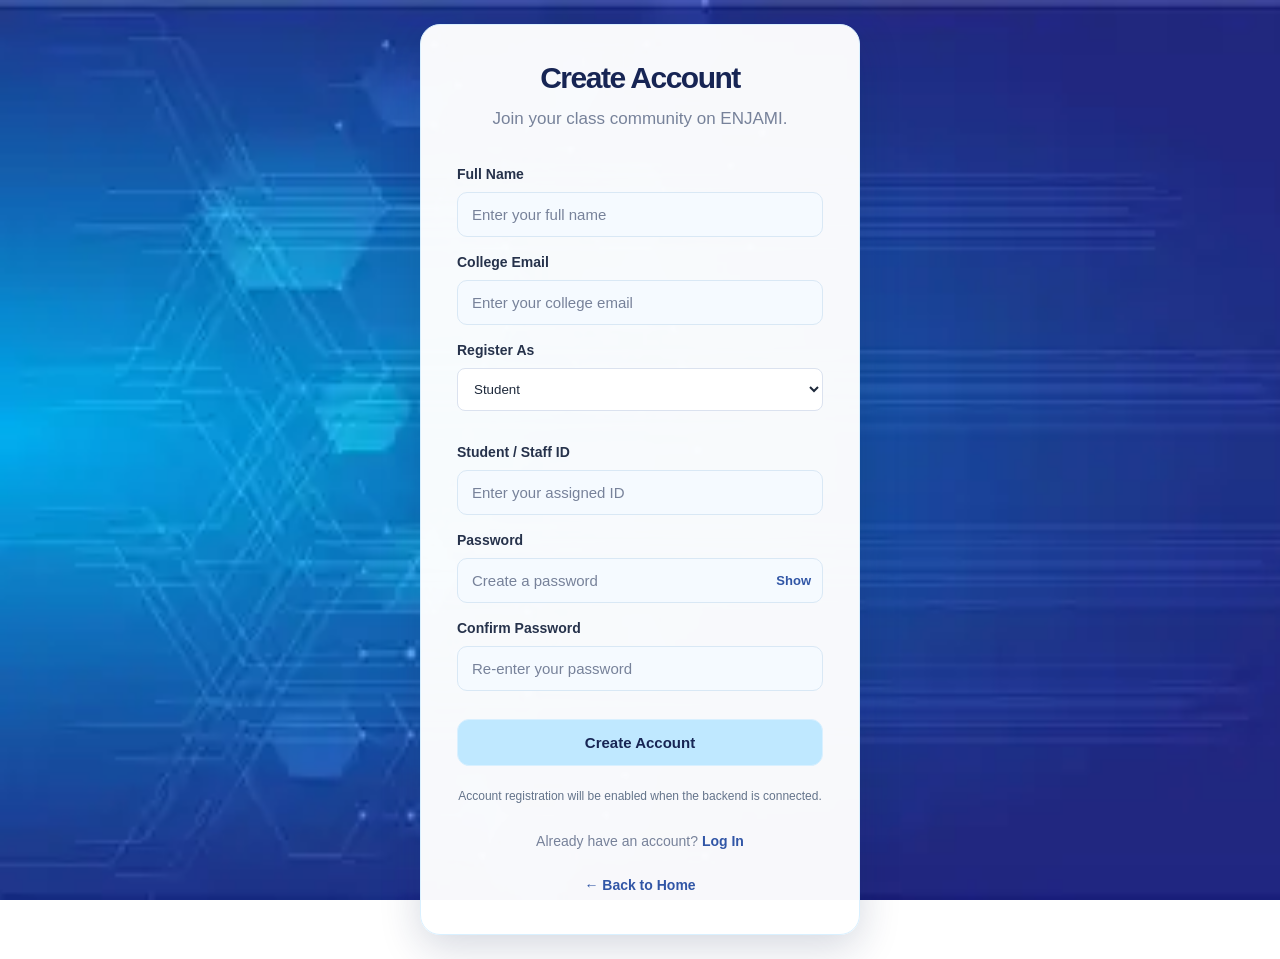
<file: signup.html>
<!DOCTYPE html>

<html lang="en">
<head>
    <meta charset="UTF-8">
    <meta name="viewport" content="width=device-width, initial-scale=1.0">
    <title>Create Account | ENJAMI</title>
    <link rel="icon" type="image/png" href="favicon.png">
    <link rel="stylesheet" href="style.css">
</head>

<body>


<main class="auth-box">
    <h1>Create Account</h1>
    <p class="auth-description">Join your class community on ENJAMI.</p>

    <form id="signupForm">

        <label for="fullName">Full Name</label>
        <input
            type="text"
            id="fullName"
            placeholder="Enter your full name"
            autocomplete="name"
            required
        >

        <label for="signupEmail">College Email</label>
        <input
            type="email"
            id="signupEmail"
            placeholder="Enter your college email"
            autocomplete="email"
            required
        >

        <label for="userRole">Register As</label>
        <select
            id="userRole"
            required
            style="width:100%;padding:12px;margin-bottom:16px;border:1px solid #dbe2ef;border-radius:8px;background:#fff;color:#1e293b;"
        >
            <option value="student">Student</option>
            <option value="cr">Class Representative (CR)</option>
            <option value="teacher">Teacher</option>
            <option value="hod">HOD / Coordinator</option>
        </select>

        <label for="studentId">Student / Staff ID</label>
        <input
            type="text"
            id="studentId"
            placeholder="Enter your assigned ID"
            required
        >

        <label for="signupPassword">Password</label>
        <div class="password-wrapper">
            <input
                type="password"
                id="signupPassword"
                placeholder="Create a password"
                minlength="8"
                autocomplete="new-password"
                required
            >
            <button
                type="button"
                class="password-toggle"
                data-target="signupPassword"
            >Show</button>
        </div>

        <label for="confirmPassword">Confirm Password</label>
        <input
            type="password"
            id="confirmPassword"
            placeholder="Re-enter your password"
            minlength="8"
            autocomplete="new-password"
            required
        >

        <button type="submit" class="auth-button">Create Account</button>

        <p id="signupMessage" class="form-message" aria-live="polite"></p>

        <p style="font-size:12px;color:#64748b;text-align:center;margin-top:10px;">
            Account registration will be enabled when the backend is connected.
        </p>

    </form>

    <p class="auth-switch">
        Already have an account? <a href="login.html">Log In</a>
    </p>

    <p class="back-home">
        <a href="index.html">← Back to Home</a>
    </p>
</main>

<script src="script.js"></script>

<script>
    const signupForm = document.getElementById("signupForm");
    const passwordInput = document.getElementById("signupPassword");
    const confirmPasswordInput = document.getElementById("confirmPassword");
    const signupMessage = document.getElementById("signupMessage");

    signupForm.addEventListener("submit", function (event) {
        event.preventDefault();

        signupMessage.textContent = "";
        signupMessage.style.color = "#dc2626";

        if (passwordInput.value !== confirmPasswordInput.value) {
            signupMessage.textContent = "Passwords do not match.";
            confirmPasswordInput.focus();
            return;
        }

        signupMessage.style.color = "#b45309";
        signupMessage.textContent =
            "Registration is not active yet. Please try again after the backend is connected.";
    });
</script>


</body>
</html>
</file>
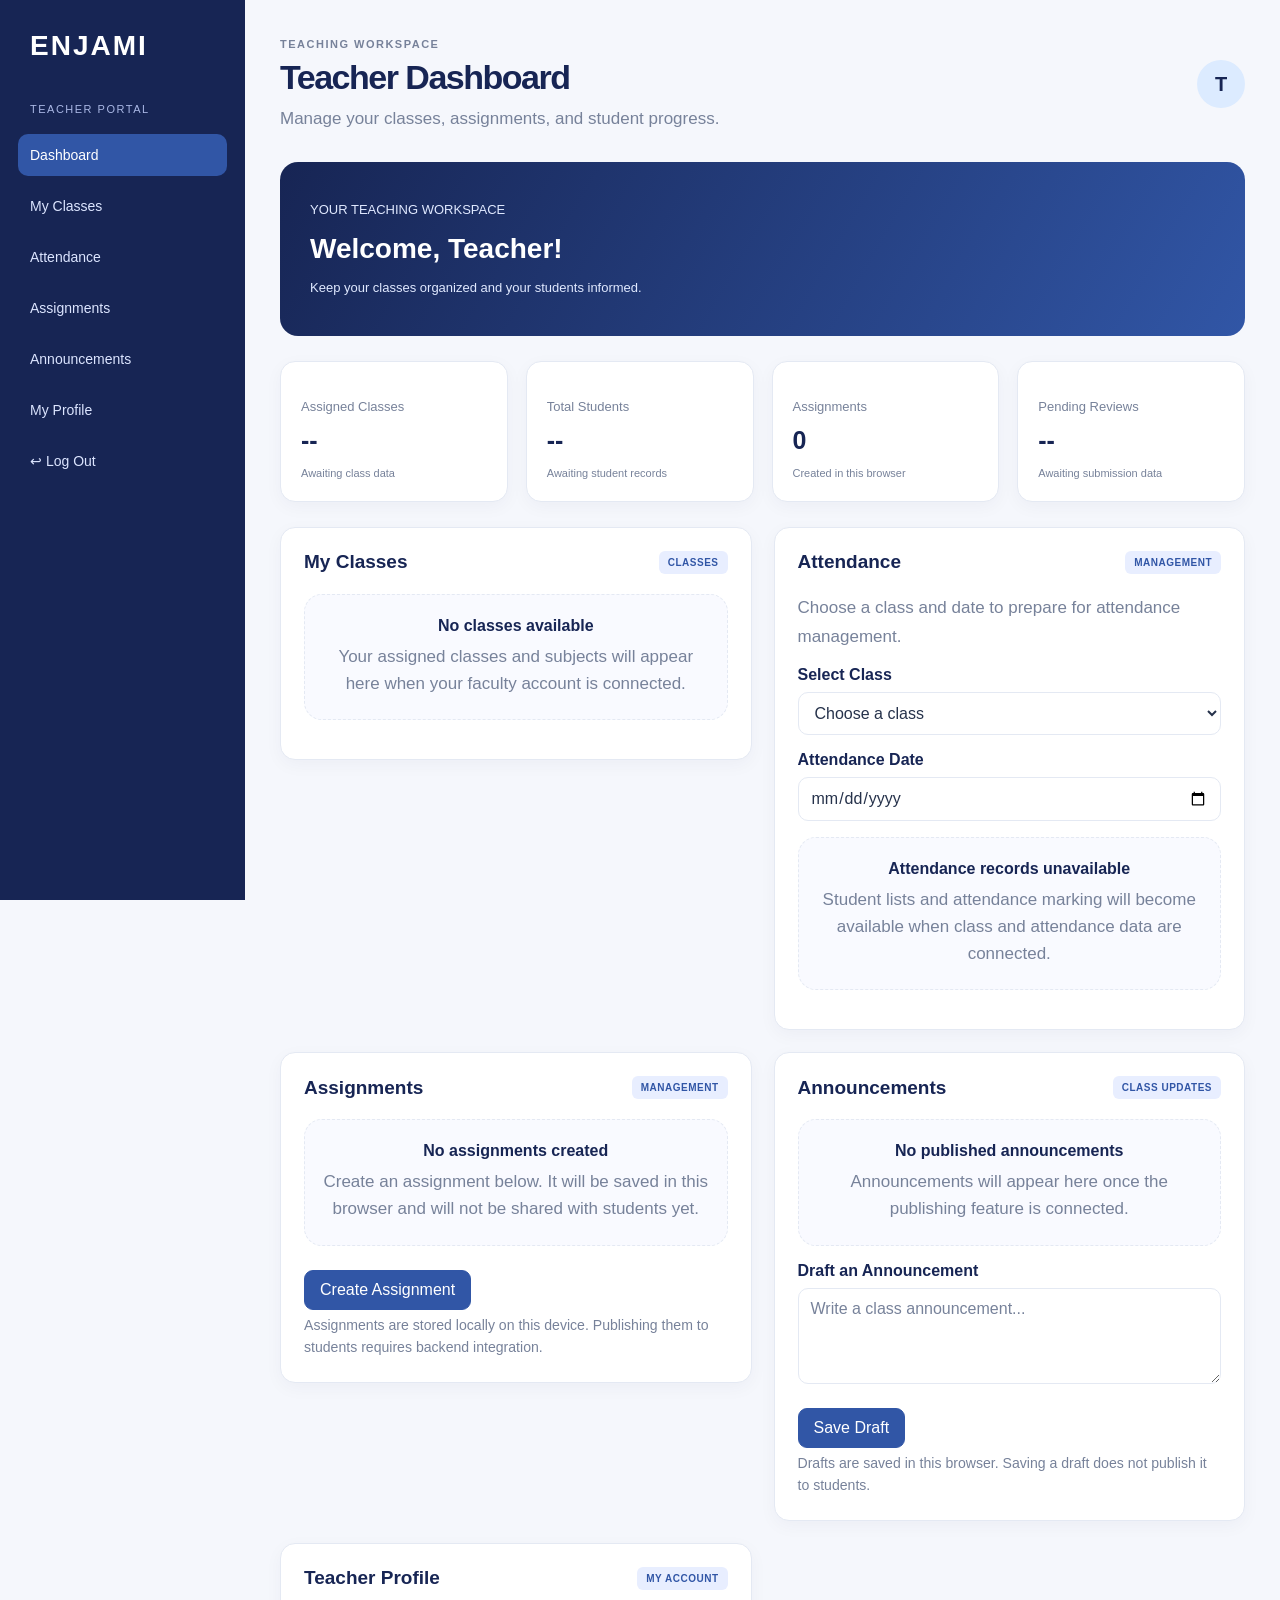
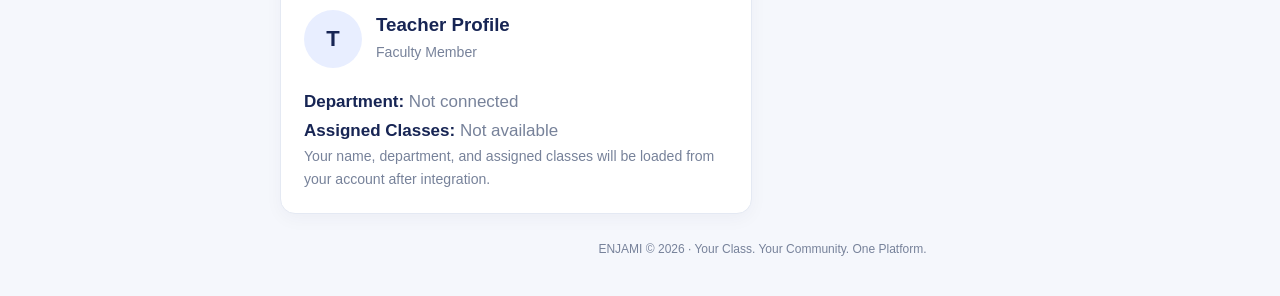
<file: teacher-dashboard.html>
<!DOCTYPE html>

<html lang="en">
<head>
    <meta charset="UTF-8">
    <meta name="viewport" content="width=device-width, initial-scale=1.0">
    <meta name="theme-color" content="#172554">
    <title>Teacher Dashboard | ENJAMI</title>
    <link rel="icon" type="image/png" href="favicon.png">
    <link rel="stylesheet" href="style.css">
</head>

<body class="dashboard-page">

<aside class="sidebar">
    <h2 class="brand">ENJAMI</h2>
    <p class="sidebar-label">TEACHER PORTAL</p>

    <nav aria-label="Teacher navigation">
        <a href="teacher-dashboard.html" class="nav-link active" aria-current="page">Dashboard</a>
        <a href="#classes" class="nav-link">My Classes</a>
        <a href="#attendance" class="nav-link">Attendance</a>
        <a href="#assignments" class="nav-link">Assignments</a>
        <a href="#announcements" class="nav-link">Announcements</a>
        <a href="#profile" class="nav-link">My Profile</a>
        <a href="login.html" class="nav-link">↩ Log Out</a>
    </nav>
</aside>

<main class="dashboard-main">

    <header class="dashboard-header">
        <div>
            <p class="eyebrow">TEACHING WORKSPACE</p>
            <h1>Teacher Dashboard</h1>
            <p>Manage your classes, assignments, and student progress.</p>
        </div>
        <div class="profile-badge" aria-label="Teacher profile">T</div>
    </header>

    <section class="welcome-banner">
        <div>
            <p>YOUR TEACHING WORKSPACE</p>
            <h2>Welcome, Teacher!</h2>
            <p>Keep your classes organized and your students informed.</p>
        </div>
    </section>

    <section class="stats-grid" aria-label="Teaching overview">

        <article class="stat-card">
            <p>Assigned Classes</p>
            <h2>--</h2>
            <small>Awaiting class data</small>
        </article>

        <article class="stat-card">
            <p>Total Students</p>
            <h2>--</h2>
            <small>Awaiting student records</small>
        </article>

        <article class="stat-card">
            <p>Assignments</p>
            <h2 id="assignmentCount">0</h2>
            <small>Created in this browser</small>
        </article>

        <article class="stat-card">
            <p>Pending Reviews</p>
            <h2>--</h2>
            <small>Awaiting submission data</small>
        </article>

    </section>

    <div class="dashboard-columns">

        <section class="panel" id="classes">
            <div class="panel-heading">
                <h2>My Classes</h2>
                <span class="pill">CLASSES</span>
            </div>

            <div class="empty-state">
                <h3>No classes available</h3>
                <p>Your assigned classes and subjects will appear here when your faculty account is connected.</p>
            </div>
        </section>

        <section class="panel" id="attendance">
            <div class="panel-heading">
                <h2>Attendance</h2>
                <span class="pill">MANAGEMENT</span>
            </div>

            <p>Choose a class and date to prepare for attendance management.</p>

            <label for="attendanceClass">Select Class</label>
            <select id="attendanceClass">
                <option value="">Choose a class</option>
            </select>

            <label for="attendanceDate">Attendance Date</label>
            <input type="date" id="attendanceDate">

            <div class="empty-state">
                <h3>Attendance records unavailable</h3>
                <p>Student lists and attendance marking will become available when class and attendance data are connected.</p>
            </div>

            <p id="attendanceMessage" class="section-note" role="status"></p>
        </section>

        <section class="panel" id="assignments">
            <div class="panel-heading">
                <h2>Assignments</h2>
                <span class="pill">MANAGEMENT</span>
            </div>

            <div class="empty-state" id="assignmentEmpty">
                <h3>No assignments created</h3>
                <p>Create an assignment below. It will be saved in this browser and will not be shared with students yet.</p>
            </div>

            <div id="createdAssignments" aria-live="polite"></div>

            <button type="button" id="showAssignmentForm" class="theme-button">
                Create Assignment
            </button>

            <form id="assignmentForm" hidden>
                <label for="assignmentTitle">Assignment Title</label>
                <input
                    id="assignmentTitle"
                    type="text"
                    maxlength="100"
                    placeholder="Enter assignment title"
                    required
                >

                <label for="assignmentTargetClass">Class</label>
                <select id="assignmentTargetClass" required>
                    <option value="">Select class</option>
                </select>

                <label for="assignmentDeadline">Deadline</label>
                <input id="assignmentDeadline" type="date" required>

                <button type="submit" class="theme-button">Save Assignment</button>
                <button type="button" id="cancelAssignmentForm" class="secondary-button">Cancel</button>

                <p id="assignmentMessage" class="section-note" role="status"></p>
            </form>

            <p class="section-note">
                Assignments are stored locally on this device. Publishing them to students requires backend integration.
            </p>
        </section>

        <section class="panel" id="announcements">
            <div class="panel-heading">
                <h2>Announcements</h2>
                <span class="pill">CLASS UPDATES</span>
            </div>

            <div class="empty-state">
                <h3>No published announcements</h3>
                <p>Announcements will appear here once the publishing feature is connected.</p>
            </div>

            <label for="announcementText">Draft an Announcement</label>
            <textarea
                id="announcementText"
                rows="4"
                maxlength="500"
                placeholder="Write a class announcement..."
            ></textarea>

            <button type="button" id="saveAnnouncement" class="theme-button">
                Save Draft
            </button>

            <p id="announcementMessage" class="section-note" role="status"></p>

            <p class="section-note">
                Drafts are saved in this browser. Saving a draft does not publish it to students.
            </p>
        </section>

        <section class="panel" id="profile">
            <div class="panel-heading">
                <h2>Teacher Profile</h2>
                <span class="pill">MY ACCOUNT</span>
            </div>

            <div class="profile-summary">
                <div class="profile-avatar">T</div>
                <div>
                    <h3>Teacher Profile</h3>
                    <p>Faculty Member</p>
                </div>
            </div>

            <p><strong>Department:</strong> Not connected</p>
            <p><strong>Assigned Classes:</strong> Not available</p>

            <p class="section-note">
                Your name, department, and assigned classes will be loaded from your account after integration.
            </p>
        </section>

    </div>

    <footer class="dashboard-footer">
        ENJAMI © 2026 · Your Class. Your Community. One Platform.
    </footer>

</main>

<script src="script.js"></script>

<script>
    (function () {
        const form = document.getElementById("assignmentForm");
        const showButton = document.getElementById("showAssignmentForm");
        const cancelButton = document.getElementById("cancelAssignmentForm");
        const titleInput = document.getElementById("assignmentTitle");
        const classInput = document.getElementById("assignmentTargetClass");
        const deadlineInput = document.getElementById("assignmentDeadline");
        const message = document.getElementById("assignmentMessage");
        const list = document.getElementById("createdAssignments");
        const emptyState = document.getElementById("assignmentEmpty");
        const count = document.getElementById("assignmentCount");
        const attendanceClass = document.getElementById("attendanceClass");
        const attendanceDate = document.getElementById("attendanceDate");
        const attendanceMessage = document.getElementById("attendanceMessage");

        const STORAGE_KEY = "enjamiTeacherAssignments";

        let assignments = [];

        try {
            const saved = JSON.parse(localStorage.getItem(STORAGE_KEY) || "[]");
            if (Array.isArray(saved)) assignments = saved;
        } catch (error) {
            assignments = [];
        }

        function formatDate(dateString) {
            if (!dateString) return "No deadline";

            const parts = dateString.split("-");
            if (parts.length !== 3) return dateString;

            return parts[2] + "-" + parts[1] + "-" + parts[0];
        }

        function renderAssignments() {
            list.replaceChildren();

            assignments.forEach(function (assignment) {
                const card = document.createElement("article");
                card.className = "schedule-item";

                const info = document.createElement("div");
                info.className = "schedule-info";

                const title = document.createElement("h3");
                title.textContent = assignment.title;

                const className = document.createElement("p");
                className.textContent = "Class: " + assignment.className;

                const deadline = document.createElement("p");
                deadline.textContent = "Due: " + formatDate(assignment.deadline);

                const removeButton = document.createElement("button");
                removeButton.type = "button";
                removeButton.className = "secondary-button";
                removeButton.textContent = "Delete";
                removeButton.setAttribute(
                    "aria-label",
                    "Delete assignment " + assignment.title
                );

                removeButton.addEventListener("click", function () {
                    assignments = assignments.filter(function (item) {
                        return item.id !== assignment.id;
                    });

                    try {
                        localStorage.setItem(STORAGE_KEY, JSON.stringify(assignments));
                        renderAssignments();
                        message.textContent = "Assignment deleted from this browser.";
                    } catch (error) {
                        message.textContent = "Unable to update browser storage.";
                    }
                });

                info.append(title, className, deadline);
                card.append(info, removeButton);
                list.appendChild(card);
            });

            emptyState.hidden = assignments.length > 0;
            count.textContent = String(assignments.length);
        }

        showButton.addEventListener("click", function () {
            form.hidden = !form.hidden;

            if (!form.hidden) {
                const today = new Date();
                const localToday = new Date(
                    today.getTime() - today.getTimezoneOffset() * 60000
                ).toISOString().slice(0, 10);

                deadlineInput.min = localToday;
                titleInput.focus();
            }
        });

        cancelButton.addEventListener("click", function () {
            form.reset();
            message.textContent = "";
            form.hidden = true;
        });

        form.addEventListener("submit", function (event) {
            event.preventDefault();

            const title = titleInput.value.trim();
            const className = classInput.value;
            const deadline = deadlineInput.value;

            if (!title || !className || !deadline) {
                message.textContent = "Please complete all fields.";
                return;
            }

            const assignment = {
                id: Date.now(),
                title: title,
                className: className,
                deadline: deadline
            };

            assignments.push(assignment);

            try {
                localStorage.setItem(STORAGE_KEY, JSON.stringify(assignments));
            } catch (error) {
                assignments.pop();
                message.textContent = "Unable to save. Check your browser storage.";
                return;
            }

            renderAssignments();
            form.reset();
            form.hidden = true;
            message.textContent = "Assignment saved on this device.";
        });

        attendanceDate.addEventListener("change", function () {
            attendanceMessage.textContent =
                "Attendance marking will be available after backend integration.";
        });

        attendanceClass.addEventListener("change", function () {
            attendanceMessage.textContent = attendanceClass.value
                ? "Class attendance records are not connected yet."
                : "";
        });

        renderAssignments();
    })();

    (function () {
        const input = document.getElementById("announcementText");
        const button = document.getElementById("saveAnnouncement");
        const message = document.getElementById("announcementMessage");
        const STORAGE_KEY = "enjamiTeacherAnnouncementDraft";

        try {
            input.value = localStorage.getItem(STORAGE_KEY) || "";
        } catch (error) {
            message.textContent = "Browser storage is unavailable.";
        }

        button.addEventListener("click", function () {
            try {
                localStorage.setItem(STORAGE_KEY, input.value);
                message.textContent = "Draft saved on this device.";
            } catch (error) {
                message.textContent = "Unable to save the draft in this browser.";
            }
        });
    })();

    (function () {
        const style = document.createElement("style");

        style.textContent = `
            .empty-state {
                padding: 22px 16px;
                text-align: center;
                border: 1px dashed var(--border);
                border-radius: var(--radius);
                background: rgba(232, 238, 255, 0.28);
                margin-bottom: 16px;
            }

            .empty-state h3 {
                color: var(--navy);
                margin: 0 0 8px;
                font-size: 1rem;
            }

            .empty-state p {
                color: var(--muted);
                margin: 0;
                line-height: 1.6;
                text-shadow: none;
            }

            #attendanceClass,
            #attendanceDate,
            #assignmentForm input,
            #assignmentForm select,
            #announcementText {
                display: block;
                box-sizing: border-box;
                width: 100%;
                padding: 11px 12px;
                color: var(--text);
                background: var(--white);
                border: 1px solid var(--border);
                border-radius: 10px;
                font: inherit;
                margin: 8px 0 16px;
            }

            #attendance label,
            #assignmentForm label,
            #announcements label {
                display: block;
                color: var(--navy);
                font-weight: 600;
                margin-top: 14px;
            }

            #announcementText {
                resize: vertical;
            }

            .theme-button,
            .secondary-button {
                padding: 10px 15px;
                margin: 8px 8px 4px 0;
                border-radius: 9px;
                font: inherit;
                cursor: pointer;
            }

            .theme-button {
                background: var(--blue);
                color: white;
                border: 1px solid var(--blue);
            }

            .secondary-button {
                background: var(--soft-blue);
                color: var(--navy);
                border: 1px solid var(--border);
            }

            .theme-button:hover {
                filter: brightness(0.94);
            }

            .profile-summary {
                display: flex;
                align-items: center;
                gap: 14px;
                margin: 20px 0;
            }

            .profile-avatar {
                display: flex;
                align-items: center;
                justify-content: center;
                width: 58px;
                height: 58px;
                flex-shrink: 0;
                border-radius: 50%;
                background: var(--soft-blue);
                color: var(--navy);
                font-size: 22px;
                font-weight: 700;
            }

            .profile-summary h3 {
                margin: 0 0 5px;
                color: var(--navy);
            }

            .profile-summary p,
            .section-note {
                color: var(--muted);
                font-size: 0.88rem;
                line-height: 1.6;
                text-shadow: none;
            }

            .schedule-item {
                gap: 12px;
            }

            .schedule-info {
                min-width: 0;
                flex: 1;
            }

            .schedule-info h3 {
                overflow-wrap: anywhere;
            }

            [hidden] {
                display: none !important;
            }
        `;

        document.head.appendChild(style);
    })();

    // The backend will supply real class names.
    // These selectors intentionally remain empty until integration.
</script>

</body>
</html>
</file>
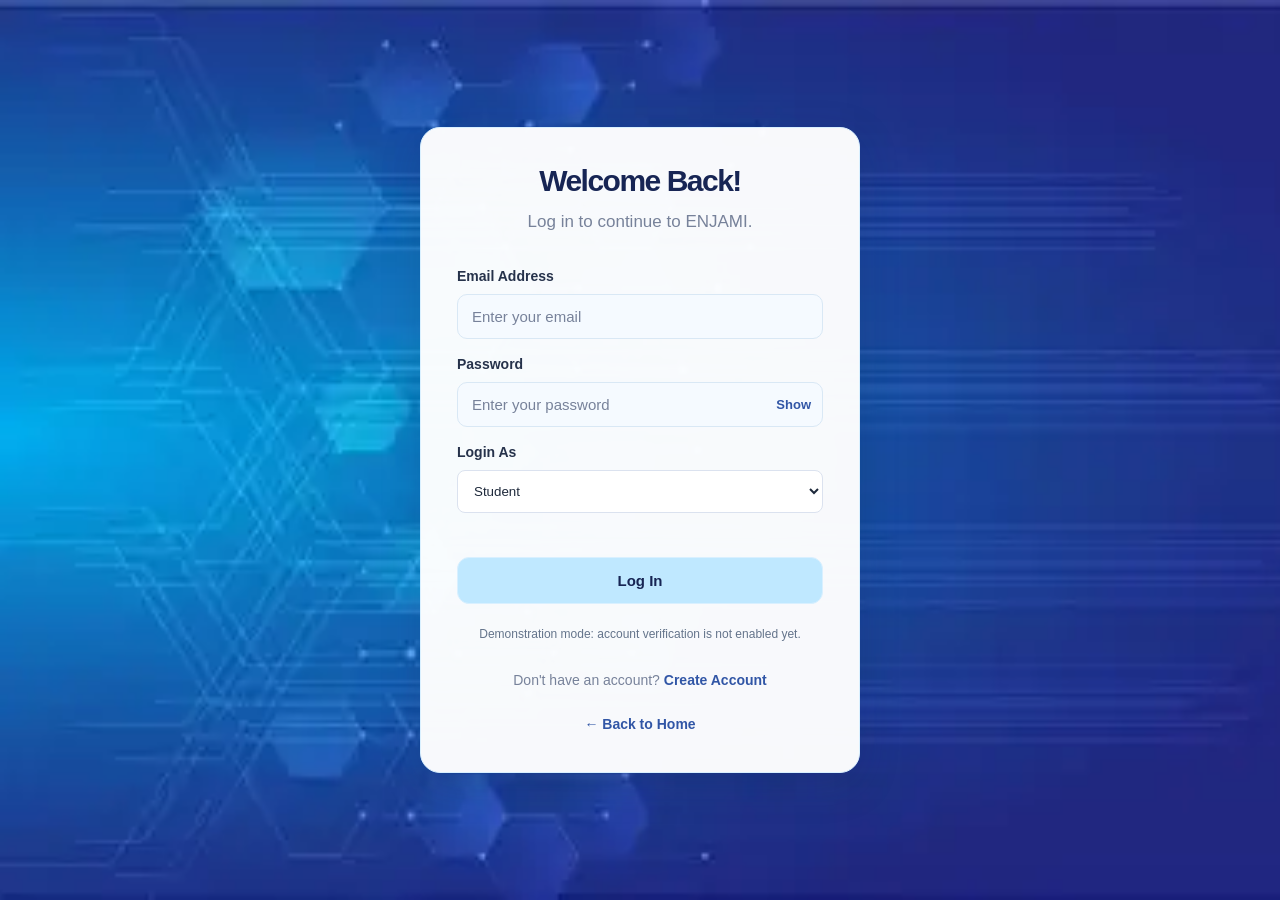
<file: frontend/login.html>
<!DOCTYPE html>

<html lang="en">
<head>
    <meta charset="UTF-8">
    <meta name="viewport" content="width=device-width, initial-scale=1.0">
    <title>Login | ENJAMI</title>
    <link rel="icon" type="image/png" href="favicon.png">
    <link rel="stylesheet" href="style.css">
</head>

<body>


<main class="auth-box">

    <h1>Welcome Back!</h1>
    <p class="auth-description">Log in to continue to ENJAMI.</p>

    <form id="loginForm">

        <label for="email">Email Address</label>
        <input
            type="email"
            id="email"
            placeholder="Enter your email"
            autocomplete="username"
            required
        >

        <label for="password">Password</label>

        <div class="password-wrapper">
            <input
                type="password"
                id="password"
                placeholder="Enter your password"
                autocomplete="current-password"
                required
            >
            <button
                type="button"
                class="password-toggle"
                data-target="password"
            >Show</button>
        </div>

        <label for="userRole">Login As</label>

        <select
            id="userRole"
            required
            style="width:100%;padding:12px;margin-bottom:16px;border:1px solid #dbe2ef;border-radius:8px;background:#fff;color:#1e293b;"
        >
            <option value="student">Student</option>
            <option value="cr">Class Representative (CR)</option>
            <option value="teacher">Teacher</option>
            <option value="hod">HOD / Coordinator</option>
        </select>

        <button type="submit" class="auth-button">Log In</button>

        <p id="loginMessage" class="form-message" aria-live="polite"></p>

        <p style="font-size:12px;color:#64748b;text-align:center;margin-top:10px;">
            Demonstration mode: account verification is not enabled yet.
        </p>

    </form>

    <p class="auth-switch">
        Don't have an account? <a href="signup.html">Create Account</a>
    </p>

    <p class="back-home">
        <a href="index.html">← Back to Home</a>
    </p>

</main>

<script src="script.js"></script>

</body>
</html>
</file>
<file: style.css>
/* ==========================
   ENJAMI — DESIGN SYSTEM
   ========================== */

:root {
    --navy: #172554;
    --blue: #3156A6;
    --soft-blue: #E8EEFF;
    --lavender: #F0EDFF;
    --background: #F5F7FC;
    --white: #FFFFFF;
    --text: #26324B;
    --muted: #77829A;
    --border: #E4E9F3;
    --shadow: 0 8px 30px rgba(23, 37, 84, 0.08);
    --radius: 18px;
}

/* Reset */

* {
    margin: 0;
    padding: 0;
    box-sizing: border-box;
}

/* Main page */

body {
    font-family: Arial, sans-serif;
        background:url("Bg.webp") center / cover no-repeat fixed;
    color: var(--text);
    min-height: 100vh;
   
    display: flex;
    flex-direction: column;
    justify-content: center;
    align-items: center;

    text-align: center;
    padding: 24px;
   

    animation: pageEnter 0.6s ease-out;
}

/* Main heading */

h1 {
    font-size: clamp(36px, 6vw, 52px);
    font-weight: 700;
    letter-spacing: -1.5px;
    color: #FFFFFF;
    text-shadow: 2px 3px 8px rgba(0, 0, 0, 0.75);
    margin-bottom: 16px;
    animation: headingEnter 0.8s ease-out;
}

/* Subtitle */
p {
    font-size: 17px;
    line-height: 1.7;
    color: #FFFFFF;
    text-shadow: 1px 2px 6px rgba(0, 0, 0, 0.8);
    animation: subtitleEnter 1s ease-out;
}

/* Reusable card design */

.card {
    background: var(--white);
    border: 1px solid var(--border);
    border-radius: var(--radius);
    padding: 24px;
    box-shadow: var(--shadow);

    transition:
        transform 0.25s ease,
        box-shadow 0.25s ease;
}

.card:hover {
    transform: translateY(-3px);
    box-shadow: 0 12px 35px rgba(23, 37, 84, 0.12);
}

/* Reusable buttons */

.btn {
    background: var(--blue);
    color: var(--white);
    border: none;
    border-radius: 12px;
    padding: 12px 22px;

    font-size: 15px;
    font-weight: 600;
    cursor: pointer;

    transition:
        background 0.25s ease,
        transform 0.2s ease;
}

.btn:hover {
    background: var(--navy);
    transform: translateY(-2px);
}

.btn:active {
    transform: scale(0.97);
}

/* Page entrance animation */

@keyframes pageEnter {
    from {
        opacity: 0;
        transform: translateY(12px);
    }

    to {
        opacity: 1;
        transform: translateY(0);
    }
}

@keyframes headingEnter {
    from {
        opacity: 0;
        transform: translateY(-15px);
    }

    to {
        opacity: 1;
        transform: translateY(0);
    }
}

@keyframes subtitleEnter {
    from {
        opacity: 0;
    }

    to {
        opacity: 1;
    }
}

/* Accessibility: respect reduced-motion preferences */

@media (prefers-reduced-motion: reduce) {
    *,
    *::before,
    *::after {
        animation-duration: 0.01ms !important;
        transition-duration: 0.01ms !important;
    }
}
.welcome-box {
    border: 2px solid white;
    padding: 25px 35px;
    border-radius: 12px;
    background: rgba(23, 37, 84, 0.25);
}
.get-started {
    display: inline-block;
    margin-top: 28px;
    text-decoration: none;
}
.get-started {
    background: #BFE8FF;
    color: #172554;
    border: 1px solid #FFFFFF;
    display: inline-block;
    margin-top: 28px;
    padding: 13px 32px;
    border-radius: 12px;
    text-decoration: none;
    font-weight: 600;
    box-shadow: 0 4px 15px rgba(191, 232, 255, 0.35);
}

.get-started:hover {
    background: #DDF4FF;
    color: #172554;
}
/* Login Page */
.login-box {
width: 100%;
max-width: 420px;
padding: 35px;
background: rgba(255, 255, 255, 0.96);
border: 1px solid #D9F0FF;
border-radius: 20px;
box-shadow: 0 12px 40px rgba(23, 37, 84, 0.18);
text-align: left;
animation: pageEnter 0.6s ease-out;
}

.login-box h1 {
font-size: 32px;
color: #172554;
letter-spacing: -0.5px;
margin-bottom: 10px;
text-align: center;
}

.login-box > p {
color: #77829A;
text-align: center;
margin-bottom: 28px;
}

.login-box form {
display: flex;
flex-direction: column;
gap: 10px;
}

.login-box label {
font-size: 14px;
font-weight: 600;
color: #26324B;
margin-top: 8px;
}

.login-box input {
width: 100%;
padding: 13px 14px;
border: 1px solid #D9E8F5;
border-radius: 10px;
background: #F5FAFF;
color: #172554;
font-size: 15px;
outline: none;
transition: border-color 0.2s, box-shadow 0.2s;
}

.login-box input:focus {
border-color: #8CCFFF;
box-shadow: 0 0 0 3px rgba(140, 207, 255, 0.2);
}

.login-button {
width: 100%;
margin-top: 18px;
padding: 14px;
background: #BFE8FF;
color: #172554;
border: 1px solid #D9F0FF;
}

.login-button:hover {
background: #DDF4FF;
color: #172554;
}

.login-box .back-home {
margin: 22px 0 0;
font-size: 14px;
}

.back-home a {
color: #3156A6;
text-decoration: none;
}

.back-home a:hover {
text-decoration: underline;
}
.password-wrapper {
    position: relative;
    display: flex;
    align-items: center;
}

.password-wrapper input {
    padding-right: 65px;
}

.password-toggle {
    position: absolute;
    right: 12px;
    background: transparent;
    border: none;
    color: #3156A6;
    font-size: 13px;
    font-weight: 600;
    cursor: pointer;
}
/* ===== ENJAMI Login and Signup Pages ===== */

.auth-box {
width: 100%;
max-width: 440px;
padding: 36px;
background: rgba(255, 255, 255, 0.97);
border: 1px solid #D9F0FF;
border-radius: 20px;
box-shadow: 0 12px 40px rgba(23, 37, 84, 0.18);
text-align: left;
animation: pageEnter 0.5s ease-out;
}

.auth-box h1 {
color: #172554;
font-size: 30px;
text-align: center;
margin-bottom: 10px;
}

.auth-description {
color: #77829A;
text-align: center;
margin-bottom: 25px;
}

.auth-box form {
display: flex;
flex-direction: column;
gap: 10px;
}

.auth-box label {
margin-top: 7px;
color: #26324B;
font-size: 14px;
font-weight: 600;
}

.auth-box input {
width: 100%;
min-width: 0;
padding: 13px 14px;
border: 1px solid #D9E8F5;
border-radius: 10px;
background: #F5FAFF;
color: #172554;
font-size: 15px;
outline: none;
transition: border-color 0.2s, box-shadow 0.2s;
}

.auth-box input:focus {
border-color: #8CCFFF;
box-shadow: 0 0 0 3px rgba(140, 207, 255, 0.2);
}

.password-wrapper {
position: relative;
display: flex;
align-items: center;
}

.password-wrapper input {
padding-right: 65px;
}

.password-toggle {
position: absolute;
right: 12px;
border: none;
background: transparent;
color: #3156A6;
font-size: 13px;
font-weight: 600;
cursor: pointer;
}

.auth-button {
width: 100%;
margin-top: 18px;
padding: 14px;
border: 1px solid #D9F0FF;
border-radius: 12px;
background: #BFE8FF;
color: #172554;
font-size: 15px;
font-weight: 700;
cursor: pointer;
transition: background 0.2s, transform 0.2s;
}

.auth-button:hover {
background: #DDF4FF;
transform: translateY(-1px);
}

.auth-switch {
margin-top: 24px;
color: #77829A;
text-align: center;
font-size: 14px;
}

.auth-switch a,
.back-home a {
color: #3156A6;
font-weight: 600;
text-decoration: none;
}

.auth-switch a:hover,
.back-home a:hover {
text-decoration: underline;
}

.auth-box .back-home {
margin-top: 20px;
text-align: center;
font-size: 14px;
}

.form-message {
min-height: 0;
margin: 0;
font-size: 13px;
line-height: 1.5;
overflow-wrap: anywhere;
}

.form-message:empty {
display: none;
}

@media (max-width: 480px) {
.auth-box {
padding: 26px 20px;
}


.auth-box h1 {
    font-size: 26px;
}


}
/* ===== ENJAMI STUDENT DASHBOARD ===== */

.dashboard-page {
display: block;
min-height: 100vh;
padding: 0;
background: #F5F7FC;
color: #26324B;
text-align: left;
}

.sidebar {
position: fixed;
inset: 0 auto 0 0;
width: 245px;
padding: 30px 18px;
display: flex;
flex-direction: column;
background: #172554;
color: white;
z-index: 10;
}

.brand {
margin: 0 12px 38px;
font-size: 28px;
letter-spacing: 2px;
}

.sidebar-label {
margin: 0 12px 15px;
color: #AAB8E5;
font-size: 11px;
letter-spacing: 1.5px;
}

.sidebar nav {
display: grid;
gap: 9px;
}

.nav-link {
display: block;
padding: 13px 12px;
border-radius: 10px;
color: #DCE5FF;
text-decoration: none;
font-size: 14px;
transition: background 0.2s;
}

.nav-link:hover,
.nav-link.active {
background: #3156A6;
color: white;
}

.logout-link {
margin-top: auto;
}

.dashboard-main {
max-width: 1600px;
margin-left: 245px;
padding: 35px;
}

.dashboard-header {
display: flex;
justify-content: space-between;
align-items: center;
gap: 20px;
margin-bottom: 28px;
}

.dashboard-header h1 {
margin: 4px 0 8px;
color: #172554;
font-size: clamp(25px, 3vw, 34px);
}

.dashboard-header p {
margin: 0;
color: #77829A;
}

.eyebrow {
font-size: 11px;
font-weight: 700;
letter-spacing: 1.5px;
}

.profile-badge {
width: 48px;
height: 48px;
flex-shrink: 0;
display: grid;
place-items: center;
border-radius: 50%;
background: #DCEBFF;
color: #172554;
font-size: 20px;
font-weight: 700;
}

.welcome-banner {
display: flex;
align-items: center;
justify-content: space-between;
gap: 20px;
padding: 30px;
border-radius: 18px;
background: linear-gradient(120deg, #172554, #3156A6);
color: white;
margin-bottom: 25px;
}

.welcome-banner p {
margin: 7px 0;
color: #E0E9FF;
font-size: 13px;
}

.welcome-banner h2 {
margin: 12px 0;
font-size: 28px;
}

.banner-icon {
font-size: 55px;
color: #BFE8FF;
}

.stats-grid {
display: grid;
grid-template-columns: repeat(4, minmax(0, 1fr));
gap: 18px;
margin-bottom: 25px;
}

.stat-card,
.panel {
background: white;
border: 1px solid #E4E9F3;
border-radius: 15px;
box-shadow: 0 5px 18px rgba(23, 37, 84, 0.04);
}

.stat-card {
padding: 20px;
}

.stat-icon {
font-size: 22px;
}

.stat-card p {
margin: 14px 0 8px;
color: #77829A;
font-size: 13px;
}

.stat-card h2 {
margin: 0 0 8px;
color: #172554;
font-size: 25px;
}

.stat-card small {
color: #77829A;
font-size: 11px;
}
/* ===== Dashboard Columns ===== */
.dashboard-columns {
display: grid;
grid-template-columns: repeat(2, minmax(0, 1fr));
gap: 22px;
align-items: start;
}

.dashboard-columns > .panel {
min-width: 0;
width: 100%;
}

/* Keep dashboard panels readable on smaller screens */
@media (max-width: 1100px) {
.dashboard-columns {
grid-template-columns: minmax(0, 1fr);
}
}


.panel {
padding: 23px;
min-width: 0;
}

.panel-heading {
display: flex;
align-items: center;
justify-content: space-between;
gap: 10px;
margin-bottom: 20px;
}

.panel-heading h2 {
margin: 0;
color: #172554;
font-size: 19px;
}

.pill,
.announcement-tag {
display: inline-block;
padding: 6px 9px;
border-radius: 6px;
background: #E8F5FF;
color: #3156A6;
font-size: 10px;
font-weight: 700;
letter-spacing: 0.5px;
}

.schedule-item {
display: flex;
align-items: center;
gap: 15px;
padding: 17px 0;
border-bottom: 1px solid #EEF1F7;
}

.schedule-item:last-child {
border-bottom: none;
}

.schedule-time {
min-width: 82px;
color: #3156A6;
font-size: 11px;
font-weight: 700;
}

.schedule-item strong {
color: #26324B;
font-size: 13px;
}

.schedule-item p {
margin: 5px 0 0;
color: #77829A;
font-size: 12px;
}

.schedule-dot {
width: 9px;
height: 9px;
flex-shrink: 0;
margin-left: auto;
border-radius: 50%;
background: #8CCFFF;
}

.announcement-card {
padding: 16px;
margin-bottom: 14px;
border: 1px solid #E9EDF6;
border-radius: 12px;
}

.announcement-card:last-child {
margin-bottom: 0;
}

.announcement-card h3 {
margin: 12px 0 7px;
color: #172554;
font-size: 15px;
}

.announcement-card p {
margin: 0 0 12px;
color: #77829A;
font-size: 12px;
line-height: 1.6;
}

.announcement-card small {
color: #929BB0;
font-size: 10px;
}

.lavender-tag {
background: #F0EDFF;
color: #6653A6;
}

.dashboard-footer {
padding: 28px 0 5px;
text-align: center;
color: #929BB0;
font-size: 12px;
}

@media (max-width: 1100px) {
.stats-grid {
grid-template-columns: repeat(2, minmax(0, 1fr));
}


.dashboard-columns {
    grid-template-columns: 1fr;
}
}

@media (max-width: 700px) {
.sidebar {
position: static;
width: 100%;
padding: 18px;
}


.brand {
    margin: 0 8px 18px;
}

.sidebar-label {
    margin-bottom: 10px;
}

.sidebar nav {
    grid-template-columns: repeat(2, minmax(0, 1fr));
}

.logout-link {
    margin-top: 12px;
}

.dashboard-main {
    margin-left: 0;
    padding: 20px 14px;
}

.welcome-banner {
    padding: 22px;
}

.banner-icon {
    font-size: 35px;
}

.stat-card {
    padding: 15px;
}

.panel {
    padding: 17px;
}


}
/* ===== Dashboard Task List ===== */

.task-form {
    display: flex;
    gap: 8px;
    margin-bottom: 18px;
}

.task-form input {
    flex: 1;
    min-width: 0;
    padding: 12px;
    border: 1px solid #D9E8F5;
    border-radius: 9px;
    font-size: 14px;
}

.task-form button {
    padding: 10px 16px;
    border: none;
    border-radius: 9px;
    background: #3156A6;
    color: white;
    font-weight: 600;
    cursor: pointer;
}

.task-form button:hover {
    background: #172554;
}

.task-list {
    list-style: none;
    padding: 0;
    margin: 0;
}

.task-item {
    display: flex;
    align-items: center;
    gap: 10px;
    padding: 12px 0;
    border-bottom: 1px solid #EEF1F7;
    overflow-wrap: anywhere;
}

.task-item input {
    accent-color: #3156A6;
}

.task-item span {
    flex: 1;
    font-size: 14px;
}

.task-item.completed span {
    text-decoration: line-through;
    color: #929BB0;
}

.delete-task {
    border: none;
    background: transparent;
    color: #B42335;
    cursor: pointer;
    font-size: 13px;
}

#taskEmpty {
    color: #77829A;
    font-size: 13px;
}
/* ===== CR Dashboard Text Color Fix ===== */

#students,
#attendance,
#assignments,
#announcements {
color: #1e293b;
}

#students p,
#attendance p,
#assignments p,
#announcements p {
color: #475569;
}

#students h2,
#students h3,
#attendance h2,
#attendance h3,
#assignments h2,
#assignments h3,
#announcements h2,
#announcements h3 {
color: #1e293b;
}

#students th,
#students td {
color: #334155;
}

#studentSearch {
color: #1e293b;
background-color: #ffffff;
}

#studentSearch::placeholder {
color: #64748b;
}

#students strong,
#attendance strong {
color: #1e293b;
}

#students .panel-heading .pill,
#attendance .panel-heading .pill,
#assignments .panel-heading .pill,
#announcements .panel-heading .pill {
color: #1e40af;
background-color: #dbeafe;
}

#attendance > div[style*="background:#eff6ff"] {
color: #1e293b;
}

#attendance > div[style*="background:#eff6ff"] p {
color: #475569;
}
/* ===== CR Assignment Tracker Alignment ===== */

#assignments .schedule-item {
display: flex;
align-items: center;
gap: 12px;
padding: 16px 0;
border-bottom: 1px solid #e2e8f0;
width: 100%;
box-sizing: border-box;
}

#assignments .schedule-dot {
flex: 0 0 10px;
}

#assignments .schedule-info {
flex: 1;
min-width: 0;
}

#assignments .schedule-info h3 {
margin: 0 0 6px;
font-size: 15px;
line-height: 1.4;
overflow-wrap: anywhere;
}

#assignments .schedule-info p {
margin: 0;
font-size: 13px;
line-height: 1.5;
}

#assignments .schedule-item .pill {
flex-shrink: 0;
white-space: nowrap;
margin-left: auto;
}

@media (max-width: 480px) {
#assignments .schedule-item {
flex-wrap: wrap;
}


#assignments .schedule-item .pill {
    margin-left: 22px;
}

}
/* ==========================================
ENJAMI — UNIFIED THEME AND TEXT COLORS
Preserve the original navy, blue and lavender theme
========================================== */

:root {
--navy: #172554;
--blue: #3156A6;
--soft-blue: #E8EEFF;
--lavender: #F0EDFF;
--background: #F5F7FC;
--white: #FFFFFF;
--text: #26324B;
--muted: #77829A;
--border: #E4E9F3;
}

/* ===== Dashboard Base ===== */

.dashboard-page {
background: var(--background);
color: var(--text);
text-align: left;
}

.dashboard-page h1,
.dashboard-page h2,
.dashboard-page h3,
.dashboard-page h4,
.dashboard-page strong {
color: var(--navy);
text-shadow: none;
}

.dashboard-page p,
.dashboard-page small,
.dashboard-page .description {
color: var(--muted);
text-shadow: none;
}

/* ===== Sidebar ===== */

.dashboard-page .sidebar {
background: var(--navy);
color: var(--white);
}

.dashboard-page .brand {
color: var(--white);
text-shadow: none;
}

.dashboard-page .sidebar-label {
color: #AAB8E5;
}

.dashboard-page .nav-link {
color: #DCE5FF;
}

.dashboard-page .nav-link:hover,
.dashboard-page .nav-link.active {
background: var(--blue);
color: var(--white);
}

/* ===== Dashboard Header ===== */

.dashboard-page .dashboard-header h1 {
color: var(--navy);
}

.dashboard-page .dashboard-header p {
color: var(--muted);
}

/* ===== Welcome Banner ===== */

.dashboard-page .welcome-banner {
background: linear-gradient(120deg, var(--navy), var(--blue));
color: var(--white);
}

.dashboard-page .welcome-banner h2,
.dashboard-page .welcome-banner strong {
color: var(--white);
}

.dashboard-page .welcome-banner p {
color: #E0E9FF;
}

.dashboard-page .banner-icon {
color: #BFE8FF;
}

/* ===== Stats Cards ===== */

.dashboard-page .stat-card,
.dashboard-page .panel,
.dashboard-page .announcement-card {
background: var(--white);
border-color: var(--border);
}

.dashboard-page .stat-card h2 {
color: var(--navy);
}

.dashboard-page .stat-card p,
.dashboard-page .stat-card small {
color: var(--muted);
}

.dashboard-page .stat-icon {
color: var(--blue);
}

/* ===== Panels and Section Headings ===== */

.dashboard-page .panel-heading h2,
.dashboard-page .announcement-card h3 {
color: var(--navy);
}

.dashboard-page .announcement-card p,
.dashboard-page .announcement-card small {
color: var(--muted);
}

/* ===== Labels and Status Pills ===== */

.dashboard-page .pill,
.dashboard-page .announcement-tag {
background: var(--soft-blue);
color: var(--blue);
}

.dashboard-page .lavender-tag {
background: var(--lavender);
color: var(--navy);
}

/* ===== Timetable and Assignments ===== */

.dashboard-page .schedule-time {
color: var(--blue);
}

.dashboard-page .schedule-item strong {
color: var(--text);
}

.dashboard-page .schedule-item p {
color: var(--muted);
}

.dashboard-page .schedule-item {
border-color: var(--border);
}

.dashboard-page .schedule-dot {
background: #8CCFFF;
}

/* ===== Tables ===== */

.dashboard-page table {
color: var(--text);
}

.dashboard-page th {
color: var(--navy);
}

.dashboard-page td {
color: var(--text);
}

.dashboard-page tr {
border-color: var(--border);
}

/* ===== Forms and Inputs ===== */

.dashboard-page input,
.dashboard-page select,
.dashboard-page textarea {
background: var(--white);
color: var(--text);
border-color: var(--border);
}

.dashboard-page input::placeholder,
.dashboard-page textarea::placeholder {
color: var(--muted);
opacity: 1;
}

.dashboard-page input:focus,
.dashboard-page select:focus,
.dashboard-page textarea:focus {
border-color: var(--blue);
outline: none;
box-shadow: 0 0 0 3px rgba(49, 86, 166, 0.12);
}

/* ===== Buttons ===== */

.dashboard-page button {
font-family: inherit;
}

.dashboard-page .task-form button,
.dashboard-page button[type="submit"] {
background: var(--blue);
color: var(--white);
border-color: transparent;
}

.dashboard-page .task-form button:hover,
.dashboard-page button[type="submit"]:hover {
background: var(--navy);
color: var(--white);
}

/* ===== Task List ===== */

.dashboard-page .task-item {
color: var(--text);
border-color: var(--border);
}

.dashboard-page .task-item span {
color: var(--text);
}

.dashboard-page .task-item.completed span {
color: var(--muted);
}

.dashboard-page .delete-task {
background: transparent;
color: #B42335;
}

.dashboard-page #taskEmpty {
color: var(--muted);
}

/* ===== CR Dashboard: Use Original ENJAMI Colors ===== */

.dashboard-page #students,
.dashboard-page #attendance,
.dashboard-page #assignments,
.dashboard-page #announcements {
color: var(--text);
}

.dashboard-page #students h2,
.dashboard-page #students h3,
.dashboard-page #attendance h2,
.dashboard-page #attendance h3,
.dashboard-page #assignments h2,
.dashboard-page #assignments h3,
.dashboard-page #announcements h2,
.dashboard-page #announcements h3 {
color: var(--navy);
text-shadow: none;
}

.dashboard-page #students p,
.dashboard-page #attendance p,
.dashboard-page #assignments p,
.dashboard-page #announcements p {
color: var(--muted);
text-shadow: none;
}

.dashboard-page #students th {
color: var(--navy);
}

.dashboard-page #students td {
color: var(--text);
}

.dashboard-page #students strong,
.dashboard-page #attendance strong {
color: var(--navy);
}

.dashboard-page #students .pill,
.dashboard-page #attendance .pill,
.dashboard-page #assignments .pill,
.dashboard-page #announcements .pill {
background: var(--soft-blue);
color: var(--blue);
}

/* ===== Task Empty State ===== */

.dashboard-page #taskEmpty {
text-shadow: none;
}

/* ===== Footer ===== */

.dashboard-page .dashboard-footer {
color: var(--muted);
text-shadow: none;
}

/* ===== Authentication Pages ===== */

.auth-box {
background: rgba(255, 255, 255, 0.97);
color: var(--text);
}

.auth-box h1 {
color: var(--navy);
text-shadow: none;
}

.auth-box p,
.auth-box .auth-description,
.auth-box .auth-switch,
.auth-box .back-home {
color: var(--muted);
text-shadow: none;
}

.auth-box label {
color: var(--text);
}

.auth-box input,
.auth-box select {
background: #F5FAFF;
color: var(--navy);
border-color: #D9E8F5;
}

.auth-box input::placeholder {
color: var(--muted);
opacity: 1;
}

.auth-box .password-toggle {
color: var(--blue);
}

.auth-box .auth-switch a,
.auth-box .back-home a {
color: var(--blue);
}

.auth-box .auth-button {
background: #BFE8FF;
color: var(--navy);
border-color: #D9F0FF;
}

.auth-box .auth-button:hover {
background: #DDF4FF;
color: var(--navy);
}

/* ===== Keep Form Messages Readable ===== */

.dashboard-page .form-message,
.auth-box .form-message {
text-shadow: none;
}

/* ===== Responsive Consistency ===== */

@media (max-width: 700px) {
.dashboard-page .sidebar {
background: var(--navy);
}
}
/* ===== HOD Dashboard Layout Only ===== */
.dashboard-page.hod-dashboard-page .dashboard-columns {
    display: grid;
    grid-template-columns: repeat(2, minmax(0, 1fr));
    gap: 22px;
    align-items: start;
}

.dashboard-page.hod-dashboard-page .dashboard-column {
    display: flex;
    flex-direction: column;
    gap: 22px;
    min-width: 0;
}

.dashboard-page.hod-dashboard-page .dashboard-column > .panel {
    width: 100%;
    min-width: 0;
    margin: 0;
}

@media (max-width: 1100px) {
    .dashboard-page.hod-dashboard-page .dashboard-columns {
        grid-template-columns: minmax(0, 1fr);
    }
}
</file>
<file: frontend/style.css>
/* ==========================
   ENJAMI — DESIGN SYSTEM
   ========================== */

:root {
    --navy: #172554;
    --blue: #3156A6;
    --soft-blue: #E8EEFF;
    --lavender: #F0EDFF;
    --background: #F5F7FC;
    --white: #FFFFFF;
    --text: #26324B;
    --muted: #77829A;
    --border: #E4E9F3;
    --shadow: 0 8px 30px rgba(23, 37, 84, 0.08);
    --radius: 18px;
}

/* Reset */

* {
    margin: 0;
    padding: 0;
    box-sizing: border-box;
}

/* Main page */

body {
    font-family: Arial, sans-serif;
        background:url("Bg.webp") center / cover no-repeat fixed;
    color: var(--text);
    min-height: 100vh;
   
    display: flex;
    flex-direction: column;
    justify-content: center;
    align-items: center;

    text-align: center;
    padding: 24px;
   

    animation: pageEnter 0.6s ease-out;
}

/* Main heading */

h1 {
    font-size: clamp(36px, 6vw, 52px);
    font-weight: 700;
    letter-spacing: -1.5px;
    color: #FFFFFF;
    text-shadow: 2px 3px 8px rgba(0, 0, 0, 0.75);
    margin-bottom: 16px;
    animation: headingEnter 0.8s ease-out;
}

/* Subtitle */
p {
    font-size: 17px;
    line-height: 1.7;
    color: #FFFFFF;
    text-shadow: 1px 2px 6px rgba(0, 0, 0, 0.8);
    animation: subtitleEnter 1s ease-out;
}

/* Reusable card design */

.card {
    background: var(--white);
    border: 1px solid var(--border);
    border-radius: var(--radius);
    padding: 24px;
    box-shadow: var(--shadow);

    transition:
        transform 0.25s ease,
        box-shadow 0.25s ease;
}

.card:hover {
    transform: translateY(-3px);
    box-shadow: 0 12px 35px rgba(23, 37, 84, 0.12);
}

/* Reusable buttons */

.btn {
    background: var(--blue);
    color: var(--white);
    border: none;
    border-radius: 12px;
    padding: 12px 22px;

    font-size: 15px;
    font-weight: 600;
    cursor: pointer;

    transition:
        background 0.25s ease,
        transform 0.2s ease;
}

.btn:hover {
    background: var(--navy);
    transform: translateY(-2px);
}

.btn:active {
    transform: scale(0.97);
}

/* Page entrance animation */

@keyframes pageEnter {
    from {
        opacity: 0;
        transform: translateY(12px);
    }

    to {
        opacity: 1;
        transform: translateY(0);
    }
}

@keyframes headingEnter {
    from {
        opacity: 0;
        transform: translateY(-15px);
    }

    to {
        opacity: 1;
        transform: translateY(0);
    }
}

@keyframes subtitleEnter {
    from {
        opacity: 0;
    }

    to {
        opacity: 1;
    }
}

/* Accessibility: respect reduced-motion preferences */

@media (prefers-reduced-motion: reduce) {
    *,
    *::before,
    *::after {
        animation-duration: 0.01ms !important;
        transition-duration: 0.01ms !important;
    }
}
.welcome-box {
    border: 2px solid white;
    padding: 25px 35px;
    border-radius: 12px;
    background: rgba(23, 37, 84, 0.25);
}
.get-started {
    display: inline-block;
    margin-top: 28px;
    text-decoration: none;
}
.get-started {
    background: #BFE8FF;
    color: #172554;
    border: 1px solid #FFFFFF;
    display: inline-block;
    margin-top: 28px;
    padding: 13px 32px;
    border-radius: 12px;
    text-decoration: none;
    font-weight: 600;
    box-shadow: 0 4px 15px rgba(191, 232, 255, 0.35);
}

.get-started:hover {
    background: #DDF4FF;
    color: #172554;
}
/* Login Page */
.login-box {
width: 100%;
max-width: 420px;
padding: 35px;
background: rgba(255, 255, 255, 0.96);
border: 1px solid #D9F0FF;
border-radius: 20px;
box-shadow: 0 12px 40px rgba(23, 37, 84, 0.18);
text-align: left;
animation: pageEnter 0.6s ease-out;
}

.login-box h1 {
font-size: 32px;
color: #172554;
letter-spacing: -0.5px;
margin-bottom: 10px;
text-align: center;
}

.login-box > p {
color: #77829A;
text-align: center;
margin-bottom: 28px;
}

.login-box form {
display: flex;
flex-direction: column;
gap: 10px;
}

.login-box label {
font-size: 14px;
font-weight: 600;
color: #26324B;
margin-top: 8px;
}

.login-box input {
width: 100%;
padding: 13px 14px;
border: 1px solid #D9E8F5;
border-radius: 10px;
background: #F5FAFF;
color: #172554;
font-size: 15px;
outline: none;
transition: border-color 0.2s, box-shadow 0.2s;
}

.login-box input:focus {
border-color: #8CCFFF;
box-shadow: 0 0 0 3px rgba(140, 207, 255, 0.2);
}

.login-button {
width: 100%;
margin-top: 18px;
padding: 14px;
background: #BFE8FF;
color: #172554;
border: 1px solid #D9F0FF;
}

.login-button:hover {
background: #DDF4FF;
color: #172554;
}

.login-box .back-home {
margin: 22px 0 0;
font-size: 14px;
}

.back-home a {
color: #3156A6;
text-decoration: none;
}

.back-home a:hover {
text-decoration: underline;
}
.password-wrapper {
    position: relative;
    display: flex;
    align-items: center;
}

.password-wrapper input {
    padding-right: 65px;
}

.password-toggle {
    position: absolute;
    right: 12px;
    background: transparent;
    border: none;
    color: #3156A6;
    font-size: 13px;
    font-weight: 600;
    cursor: pointer;
}
/* ===== ENJAMI Login and Signup Pages ===== */

.auth-box {
width: 100%;
max-width: 440px;
padding: 36px;
background: rgba(255, 255, 255, 0.97);
border: 1px solid #D9F0FF;
border-radius: 20px;
box-shadow: 0 12px 40px rgba(23, 37, 84, 0.18);
text-align: left;
animation: pageEnter 0.5s ease-out;
}

.auth-box h1 {
color: #172554;
font-size: 30px;
text-align: center;
margin-bottom: 10px;
}

.auth-description {
color: #77829A;
text-align: center;
margin-bottom: 25px;
}

.auth-box form {
display: flex;
flex-direction: column;
gap: 10px;
}

.auth-box label {
margin-top: 7px;
color: #26324B;
font-size: 14px;
font-weight: 600;
}

.auth-box input {
width: 100%;
min-width: 0;
padding: 13px 14px;
border: 1px solid #D9E8F5;
border-radius: 10px;
background: #F5FAFF;
color: #172554;
font-size: 15px;
outline: none;
transition: border-color 0.2s, box-shadow 0.2s;
}

.auth-box input:focus {
border-color: #8CCFFF;
box-shadow: 0 0 0 3px rgba(140, 207, 255, 0.2);
}

.password-wrapper {
position: relative;
display: flex;
align-items: center;
}

.password-wrapper input {
padding-right: 65px;
}

.password-toggle {
position: absolute;
right: 12px;
border: none;
background: transparent;
color: #3156A6;
font-size: 13px;
font-weight: 600;
cursor: pointer;
}

.auth-button {
width: 100%;
margin-top: 18px;
padding: 14px;
border: 1px solid #D9F0FF;
border-radius: 12px;
background: #BFE8FF;
color: #172554;
font-size: 15px;
font-weight: 700;
cursor: pointer;
transition: background 0.2s, transform 0.2s;
}

.auth-button:hover {
background: #DDF4FF;
transform: translateY(-1px);
}

.auth-switch {
margin-top: 24px;
color: #77829A;
text-align: center;
font-size: 14px;
}

.auth-switch a,
.back-home a {
color: #3156A6;
font-weight: 600;
text-decoration: none;
}

.auth-switch a:hover,
.back-home a:hover {
text-decoration: underline;
}

.auth-box .back-home {
margin-top: 20px;
text-align: center;
font-size: 14px;
}

.form-message {
min-height: 0;
margin: 0;
font-size: 13px;
line-height: 1.5;
overflow-wrap: anywhere;
}

.form-message:empty {
display: none;
}

@media (max-width: 480px) {
.auth-box {
padding: 26px 20px;
}


.auth-box h1 {
    font-size: 26px;
}


}
/* ===== ENJAMI STUDENT DASHBOARD ===== */

.dashboard-page {
display: block;
min-height: 100vh;
padding: 0;
background: #F5F7FC;
color: #26324B;
text-align: left;
}

.sidebar {
position: fixed;
inset: 0 auto 0 0;
width: 245px;
padding: 30px 18px;
display: flex;
flex-direction: column;
background: #172554;
color: white;
z-index: 10;
}

.brand {
margin: 0 12px 38px;
font-size: 28px;
letter-spacing: 2px;
}

.sidebar-label {
margin: 0 12px 15px;
color: #AAB8E5;
font-size: 11px;
letter-spacing: 1.5px;
}

.sidebar nav {
display: grid;
gap: 9px;
}

.nav-link {
display: block;
padding: 13px 12px;
border-radius: 10px;
color: #DCE5FF;
text-decoration: none;
font-size: 14px;
transition: background 0.2s;
}

.nav-link:hover,
.nav-link.active {
background: #3156A6;
color: white;
}

.logout-link {
margin-top: auto;
}

.dashboard-main {
max-width: 1600px;
margin-left: 245px;
padding: 35px;
}

.dashboard-header {
display: flex;
justify-content: space-between;
align-items: center;
gap: 20px;
margin-bottom: 28px;
}

.dashboard-header h1 {
margin: 4px 0 8px;
color: #172554;
font-size: clamp(25px, 3vw, 34px);
}

.dashboard-header p {
margin: 0;
color: #77829A;
}

.eyebrow {
font-size: 11px;
font-weight: 700;
letter-spacing: 1.5px;
}

.profile-badge {
width: 48px;
height: 48px;
flex-shrink: 0;
display: grid;
place-items: center;
border-radius: 50%;
background: #DCEBFF;
color: #172554;
font-size: 20px;
font-weight: 700;
}

.welcome-banner {
display: flex;
align-items: center;
justify-content: space-between;
gap: 20px;
padding: 30px;
border-radius: 18px;
background: linear-gradient(120deg, #172554, #3156A6);
color: white;
margin-bottom: 25px;
}

.welcome-banner p {
margin: 7px 0;
color: #E0E9FF;
font-size: 13px;
}

.welcome-banner h2 {
margin: 12px 0;
font-size: 28px;
}

.banner-icon {
font-size: 55px;
color: #BFE8FF;
}

.stats-grid {
display: grid;
grid-template-columns: repeat(4, minmax(0, 1fr));
gap: 18px;
margin-bottom: 25px;
}

.stat-card,
.panel {
background: white;
border: 1px solid #E4E9F3;
border-radius: 15px;
box-shadow: 0 5px 18px rgba(23, 37, 84, 0.04);
}

.stat-card {
padding: 20px;
}

.stat-icon {
font-size: 22px;
}

.stat-card p {
margin: 14px 0 8px;
color: #77829A;
font-size: 13px;
}

.stat-card h2 {
margin: 0 0 8px;
color: #172554;
font-size: 25px;
}

.stat-card small {
color: #77829A;
font-size: 11px;
}
/* ===== Dashboard Columns ===== */
.dashboard-columns {
display: grid;
grid-template-columns: repeat(2, minmax(0, 1fr));
gap: 22px;
align-items: start;
}

.dashboard-columns > .panel {
min-width: 0;
width: 100%;
}

/* Keep dashboard panels readable on smaller screens */
@media (max-width: 1100px) {
.dashboard-columns {
grid-template-columns: minmax(0, 1fr);
}
}


.panel {
padding: 23px;
min-width: 0;
}

.panel-heading {
display: flex;
align-items: center;
justify-content: space-between;
gap: 10px;
margin-bottom: 20px;
}

.panel-heading h2 {
margin: 0;
color: #172554;
font-size: 19px;
}

.pill,
.announcement-tag {
display: inline-block;
padding: 6px 9px;
border-radius: 6px;
background: #E8F5FF;
color: #3156A6;
font-size: 10px;
font-weight: 700;
letter-spacing: 0.5px;
}

.schedule-item {
display: flex;
align-items: center;
gap: 15px;
padding: 17px 0;
border-bottom: 1px solid #EEF1F7;
}

.schedule-item:last-child {
border-bottom: none;
}

.schedule-time {
min-width: 82px;
color: #3156A6;
font-size: 11px;
font-weight: 700;
}

.schedule-item strong {
color: #26324B;
font-size: 13px;
}

.schedule-item p {
margin: 5px 0 0;
color: #77829A;
font-size: 12px;
}

.schedule-dot {
width: 9px;
height: 9px;
flex-shrink: 0;
margin-left: auto;
border-radius: 50%;
background: #8CCFFF;
}

.announcement-card {
padding: 16px;
margin-bottom: 14px;
border: 1px solid #E9EDF6;
border-radius: 12px;
}

.announcement-card:last-child {
margin-bottom: 0;
}

.announcement-card h3 {
margin: 12px 0 7px;
color: #172554;
font-size: 15px;
}

.announcement-card p {
margin: 0 0 12px;
color: #77829A;
font-size: 12px;
line-height: 1.6;
}

.announcement-card small {
color: #929BB0;
font-size: 10px;
}

.lavender-tag {
background: #F0EDFF;
color: #6653A6;
}

.dashboard-footer {
padding: 28px 0 5px;
text-align: center;
color: #929BB0;
font-size: 12px;
}

@media (max-width: 1100px) {
.stats-grid {
grid-template-columns: repeat(2, minmax(0, 1fr));
}


.dashboard-columns {
    grid-template-columns: 1fr;
}
}

@media (max-width: 700px) {
.sidebar {
position: static;
width: 100%;
padding: 18px;
}


.brand {
    margin: 0 8px 18px;
}

.sidebar-label {
    margin-bottom: 10px;
}

.sidebar nav {
    grid-template-columns: repeat(2, minmax(0, 1fr));
}

.logout-link {
    margin-top: 12px;
}

.dashboard-main {
    margin-left: 0;
    padding: 20px 14px;
}

.welcome-banner {
    padding: 22px;
}

.banner-icon {
    font-size: 35px;
}

.stat-card {
    padding: 15px;
}

.panel {
    padding: 17px;
}


}
/* ===== Dashboard Task List ===== */

.task-form {
    display: flex;
    gap: 8px;
    margin-bottom: 18px;
}

.task-form input {
    flex: 1;
    min-width: 0;
    padding: 12px;
    border: 1px solid #D9E8F5;
    border-radius: 9px;
    font-size: 14px;
}

.task-form button {
    padding: 10px 16px;
    border: none;
    border-radius: 9px;
    background: #3156A6;
    color: white;
    font-weight: 600;
    cursor: pointer;
}

.task-form button:hover {
    background: #172554;
}

.task-list {
    list-style: none;
    padding: 0;
    margin: 0;
}

.task-item {
    display: flex;
    align-items: center;
    gap: 10px;
    padding: 12px 0;
    border-bottom: 1px solid #EEF1F7;
    overflow-wrap: anywhere;
}

.task-item input {
    accent-color: #3156A6;
}

.task-item span {
    flex: 1;
    font-size: 14px;
}

.task-item.completed span {
    text-decoration: line-through;
    color: #929BB0;
}

.delete-task {
    border: none;
    background: transparent;
    color: #B42335;
    cursor: pointer;
    font-size: 13px;
}

#taskEmpty {
    color: #77829A;
    font-size: 13px;
}
/* ===== CR Dashboard Text Color Fix ===== */

#students,
#attendance,
#assignments,
#announcements {
color: #1e293b;
}

#students p,
#attendance p,
#assignments p,
#announcements p {
color: #475569;
}

#students h2,
#students h3,
#attendance h2,
#attendance h3,
#assignments h2,
#assignments h3,
#announcements h2,
#announcements h3 {
color: #1e293b;
}

#students th,
#students td {
color: #334155;
}

#studentSearch {
color: #1e293b;
background-color: #ffffff;
}

#studentSearch::placeholder {
color: #64748b;
}

#students strong,
#attendance strong {
color: #1e293b;
}

#students .panel-heading .pill,
#attendance .panel-heading .pill,
#assignments .panel-heading .pill,
#announcements .panel-heading .pill {
color: #1e40af;
background-color: #dbeafe;
}

#attendance > div[style*="background:#eff6ff"] {
color: #1e293b;
}

#attendance > div[style*="background:#eff6ff"] p {
color: #475569;
}
/* ===== CR Assignment Tracker Alignment ===== */

#assignments .schedule-item {
display: flex;
align-items: center;
gap: 12px;
padding: 16px 0;
border-bottom: 1px solid #e2e8f0;
width: 100%;
box-sizing: border-box;
}

#assignments .schedule-dot {
flex: 0 0 10px;
}

#assignments .schedule-info {
flex: 1;
min-width: 0;
}

#assignments .schedule-info h3 {
margin: 0 0 6px;
font-size: 15px;
line-height: 1.4;
overflow-wrap: anywhere;
}

#assignments .schedule-info p {
margin: 0;
font-size: 13px;
line-height: 1.5;
}

#assignments .schedule-item .pill {
flex-shrink: 0;
white-space: nowrap;
margin-left: auto;
}

@media (max-width: 480px) {
#assignments .schedule-item {
flex-wrap: wrap;
}


#assignments .schedule-item .pill {
    margin-left: 22px;
}

}
/* ==========================================
ENJAMI — UNIFIED THEME AND TEXT COLORS
Preserve the original navy, blue and lavender theme
========================================== */

:root {
--navy: #172554;
--blue: #3156A6;
--soft-blue: #E8EEFF;
--lavender: #F0EDFF;
--background: #F5F7FC;
--white: #FFFFFF;
--text: #26324B;
--muted: #77829A;
--border: #E4E9F3;
}

/* ===== Dashboard Base ===== */

.dashboard-page {
background: var(--background);
color: var(--text);
text-align: left;
}

.dashboard-page h1,
.dashboard-page h2,
.dashboard-page h3,
.dashboard-page h4,
.dashboard-page strong {
color: var(--navy);
text-shadow: none;
}

.dashboard-page p,
.dashboard-page small,
.dashboard-page .description {
color: var(--muted);
text-shadow: none;
}

/* ===== Sidebar ===== */

.dashboard-page .sidebar {
background: var(--navy);
color: var(--white);
}

.dashboard-page .brand {
color: var(--white);
text-shadow: none;
}

.dashboard-page .sidebar-label {
color: #AAB8E5;
}

.dashboard-page .nav-link {
color: #DCE5FF;
}

.dashboard-page .nav-link:hover,
.dashboard-page .nav-link.active {
background: var(--blue);
color: var(--white);
}

/* ===== Dashboard Header ===== */

.dashboard-page .dashboard-header h1 {
color: var(--navy);
}

.dashboard-page .dashboard-header p {
color: var(--muted);
}

/* ===== Welcome Banner ===== */

.dashboard-page .welcome-banner {
background: linear-gradient(120deg, var(--navy), var(--blue));
color: var(--white);
}

.dashboard-page .welcome-banner h2,
.dashboard-page .welcome-banner strong {
color: var(--white);
}

.dashboard-page .welcome-banner p {
color: #E0E9FF;
}

.dashboard-page .banner-icon {
color: #BFE8FF;
}

/* ===== Stats Cards ===== */

.dashboard-page .stat-card,
.dashboard-page .panel,
.dashboard-page .announcement-card {
background: var(--white);
border-color: var(--border);
}

.dashboard-page .stat-card h2 {
color: var(--navy);
}

.dashboard-page .stat-card p,
.dashboard-page .stat-card small {
color: var(--muted);
}

.dashboard-page .stat-icon {
color: var(--blue);
}

/* ===== Panels and Section Headings ===== */

.dashboard-page .panel-heading h2,
.dashboard-page .announcement-card h3 {
color: var(--navy);
}

.dashboard-page .announcement-card p,
.dashboard-page .announcement-card small {
color: var(--muted);
}

/* ===== Labels and Status Pills ===== */

.dashboard-page .pill,
.dashboard-page .announcement-tag {
background: var(--soft-blue);
color: var(--blue);
}

.dashboard-page .lavender-tag {
background: var(--lavender);
color: var(--navy);
}

/* ===== Timetable and Assignments ===== */

.dashboard-page .schedule-time {
color: var(--blue);
}

.dashboard-page .schedule-item strong {
color: var(--text);
}

.dashboard-page .schedule-item p {
color: var(--muted);
}

.dashboard-page .schedule-item {
border-color: var(--border);
}

.dashboard-page .schedule-dot {
background: #8CCFFF;
}

/* ===== Tables ===== */

.dashboard-page table {
color: var(--text);
}

.dashboard-page th {
color: var(--navy);
}

.dashboard-page td {
color: var(--text);
}

.dashboard-page tr {
border-color: var(--border);
}

/* ===== Forms and Inputs ===== */

.dashboard-page input,
.dashboard-page select,
.dashboard-page textarea {
background: var(--white);
color: var(--text);
border-color: var(--border);
}

.dashboard-page input::placeholder,
.dashboard-page textarea::placeholder {
color: var(--muted);
opacity: 1;
}

.dashboard-page input:focus,
.dashboard-page select:focus,
.dashboard-page textarea:focus {
border-color: var(--blue);
outline: none;
box-shadow: 0 0 0 3px rgba(49, 86, 166, 0.12);
}

/* ===== Buttons ===== */

.dashboard-page button {
font-family: inherit;
}

.dashboard-page .task-form button,
.dashboard-page button[type="submit"] {
background: var(--blue);
color: var(--white);
border-color: transparent;
}

.dashboard-page .task-form button:hover,
.dashboard-page button[type="submit"]:hover {
background: var(--navy);
color: var(--white);
}

/* ===== Task List ===== */

.dashboard-page .task-item {
color: var(--text);
border-color: var(--border);
}

.dashboard-page .task-item span {
color: var(--text);
}

.dashboard-page .task-item.completed span {
color: var(--muted);
}

.dashboard-page .delete-task {
background: transparent;
color: #B42335;
}

.dashboard-page #taskEmpty {
color: var(--muted);
}

/* ===== CR Dashboard: Use Original ENJAMI Colors ===== */

.dashboard-page #students,
.dashboard-page #attendance,
.dashboard-page #assignments,
.dashboard-page #announcements {
color: var(--text);
}

.dashboard-page #students h2,
.dashboard-page #students h3,
.dashboard-page #attendance h2,
.dashboard-page #attendance h3,
.dashboard-page #assignments h2,
.dashboard-page #assignments h3,
.dashboard-page #announcements h2,
.dashboard-page #announcements h3 {
color: var(--navy);
text-shadow: none;
}

.dashboard-page #students p,
.dashboard-page #attendance p,
.dashboard-page #assignments p,
.dashboard-page #announcements p {
color: var(--muted);
text-shadow: none;
}

.dashboard-page #students th {
color: var(--navy);
}

.dashboard-page #students td {
color: var(--text);
}

.dashboard-page #students strong,
.dashboard-page #attendance strong {
color: var(--navy);
}

.dashboard-page #students .pill,
.dashboard-page #attendance .pill,
.dashboard-page #assignments .pill,
.dashboard-page #announcements .pill {
background: var(--soft-blue);
color: var(--blue);
}

/* ===== Task Empty State ===== */

.dashboard-page #taskEmpty {
text-shadow: none;
}

/* ===== Footer ===== */

.dashboard-page .dashboard-footer {
color: var(--muted);
text-shadow: none;
}

/* ===== Authentication Pages ===== */

.auth-box {
background: rgba(255, 255, 255, 0.97);
color: var(--text);
}

.auth-box h1 {
color: var(--navy);
text-shadow: none;
}

.auth-box p,
.auth-box .auth-description,
.auth-box .auth-switch,
.auth-box .back-home {
color: var(--muted);
text-shadow: none;
}

.auth-box label {
color: var(--text);
}

.auth-box input,
.auth-box select {
background: #F5FAFF;
color: var(--navy);
border-color: #D9E8F5;
}

.auth-box input::placeholder {
color: var(--muted);
opacity: 1;
}

.auth-box .password-toggle {
color: var(--blue);
}

.auth-box .auth-switch a,
.auth-box .back-home a {
color: var(--blue);
}

.auth-box .auth-button {
background: #BFE8FF;
color: var(--navy);
border-color: #D9F0FF;
}

.auth-box .auth-button:hover {
background: #DDF4FF;
color: var(--navy);
}

/* ===== Keep Form Messages Readable ===== */

.dashboard-page .form-message,
.auth-box .form-message {
text-shadow: none;
}

/* ===== Responsive Consistency ===== */

@media (max-width: 700px) {
.dashboard-page .sidebar {
background: var(--navy);
}
}
/* ===== HOD Dashboard Layout Only ===== */
.dashboard-page.hod-dashboard-page .dashboard-columns {
    display: grid;
    grid-template-columns: repeat(2, minmax(0, 1fr));
    gap: 22px;
    align-items: start;
}

.dashboard-page.hod-dashboard-page .dashboard-column {
    display: flex;
    flex-direction: column;
    gap: 22px;
    min-width: 0;
}

.dashboard-page.hod-dashboard-page .dashboard-column > .panel {
    width: 100%;
    min-width: 0;
    margin: 0;
}

@media (max-width: 1100px) {
    .dashboard-page.hod-dashboard-page .dashboard-columns {
        grid-template-columns: minmax(0, 1fr);
    }
}
</file>
